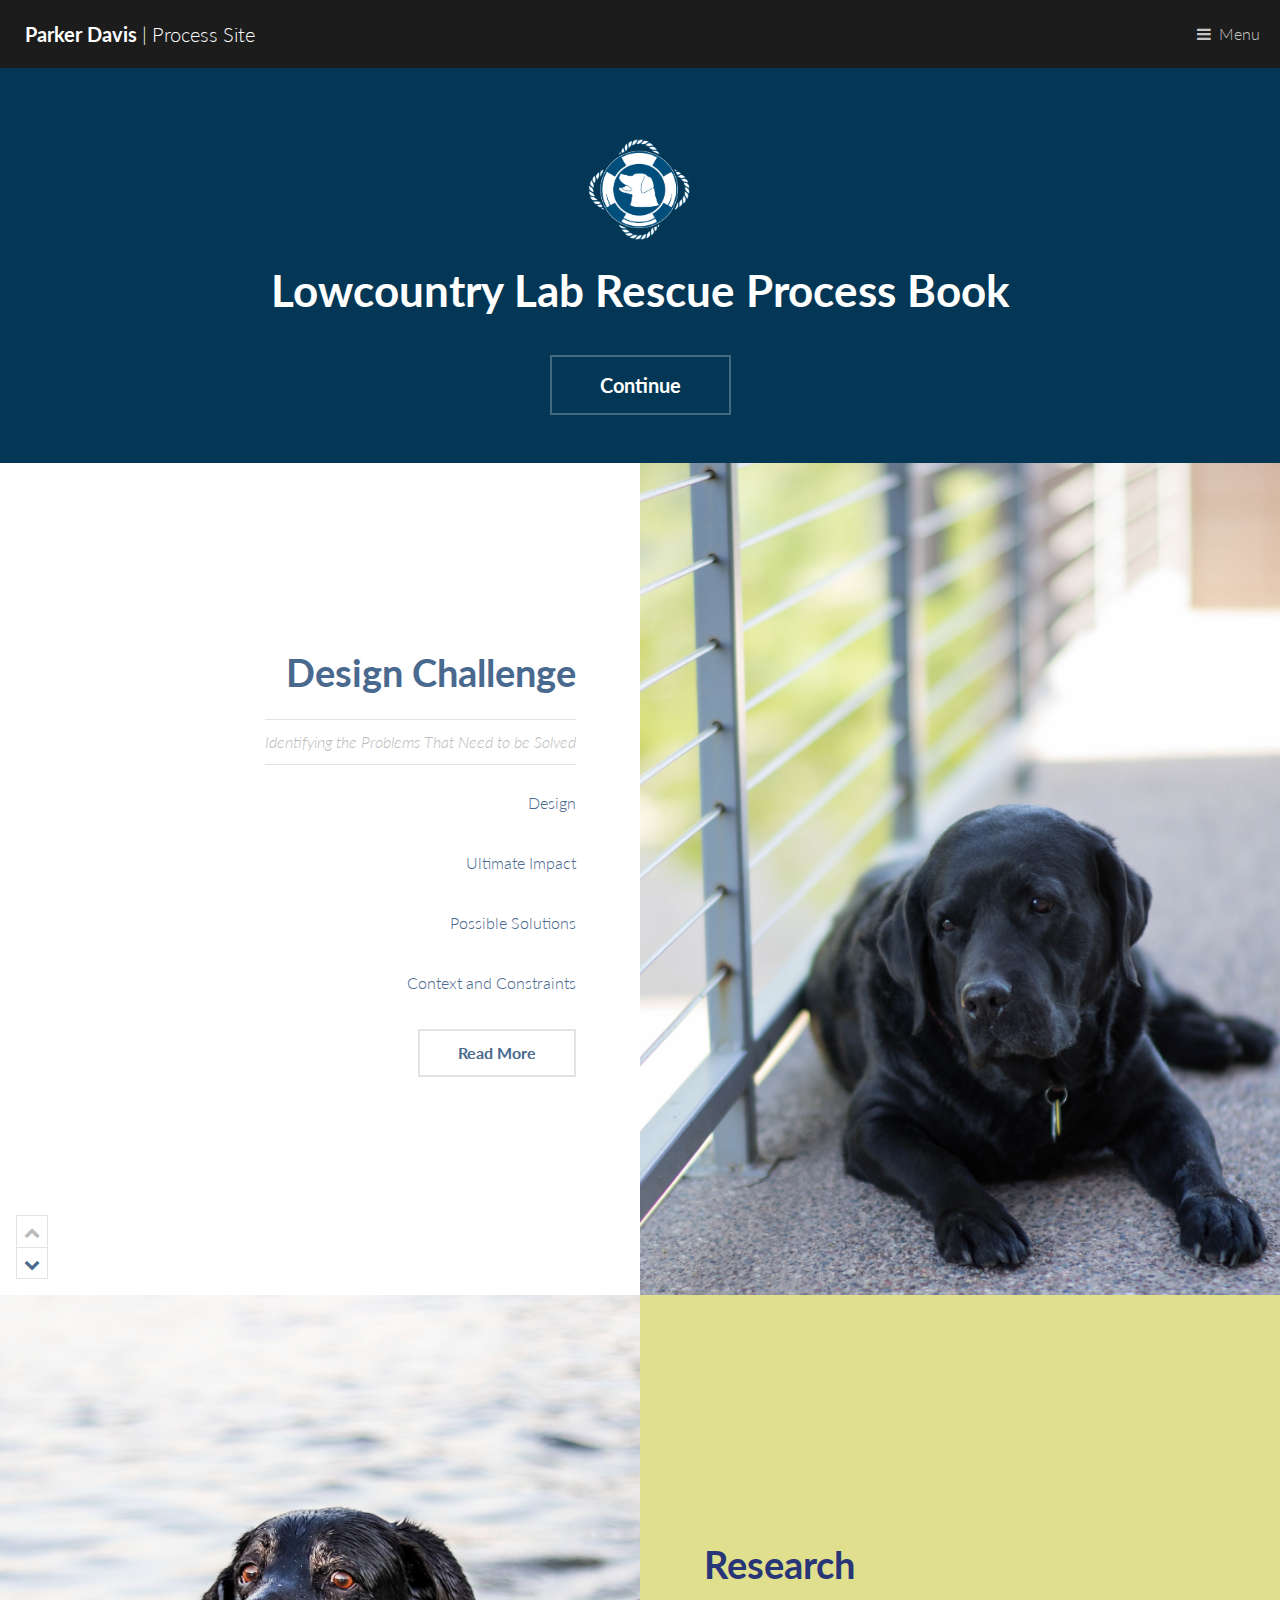
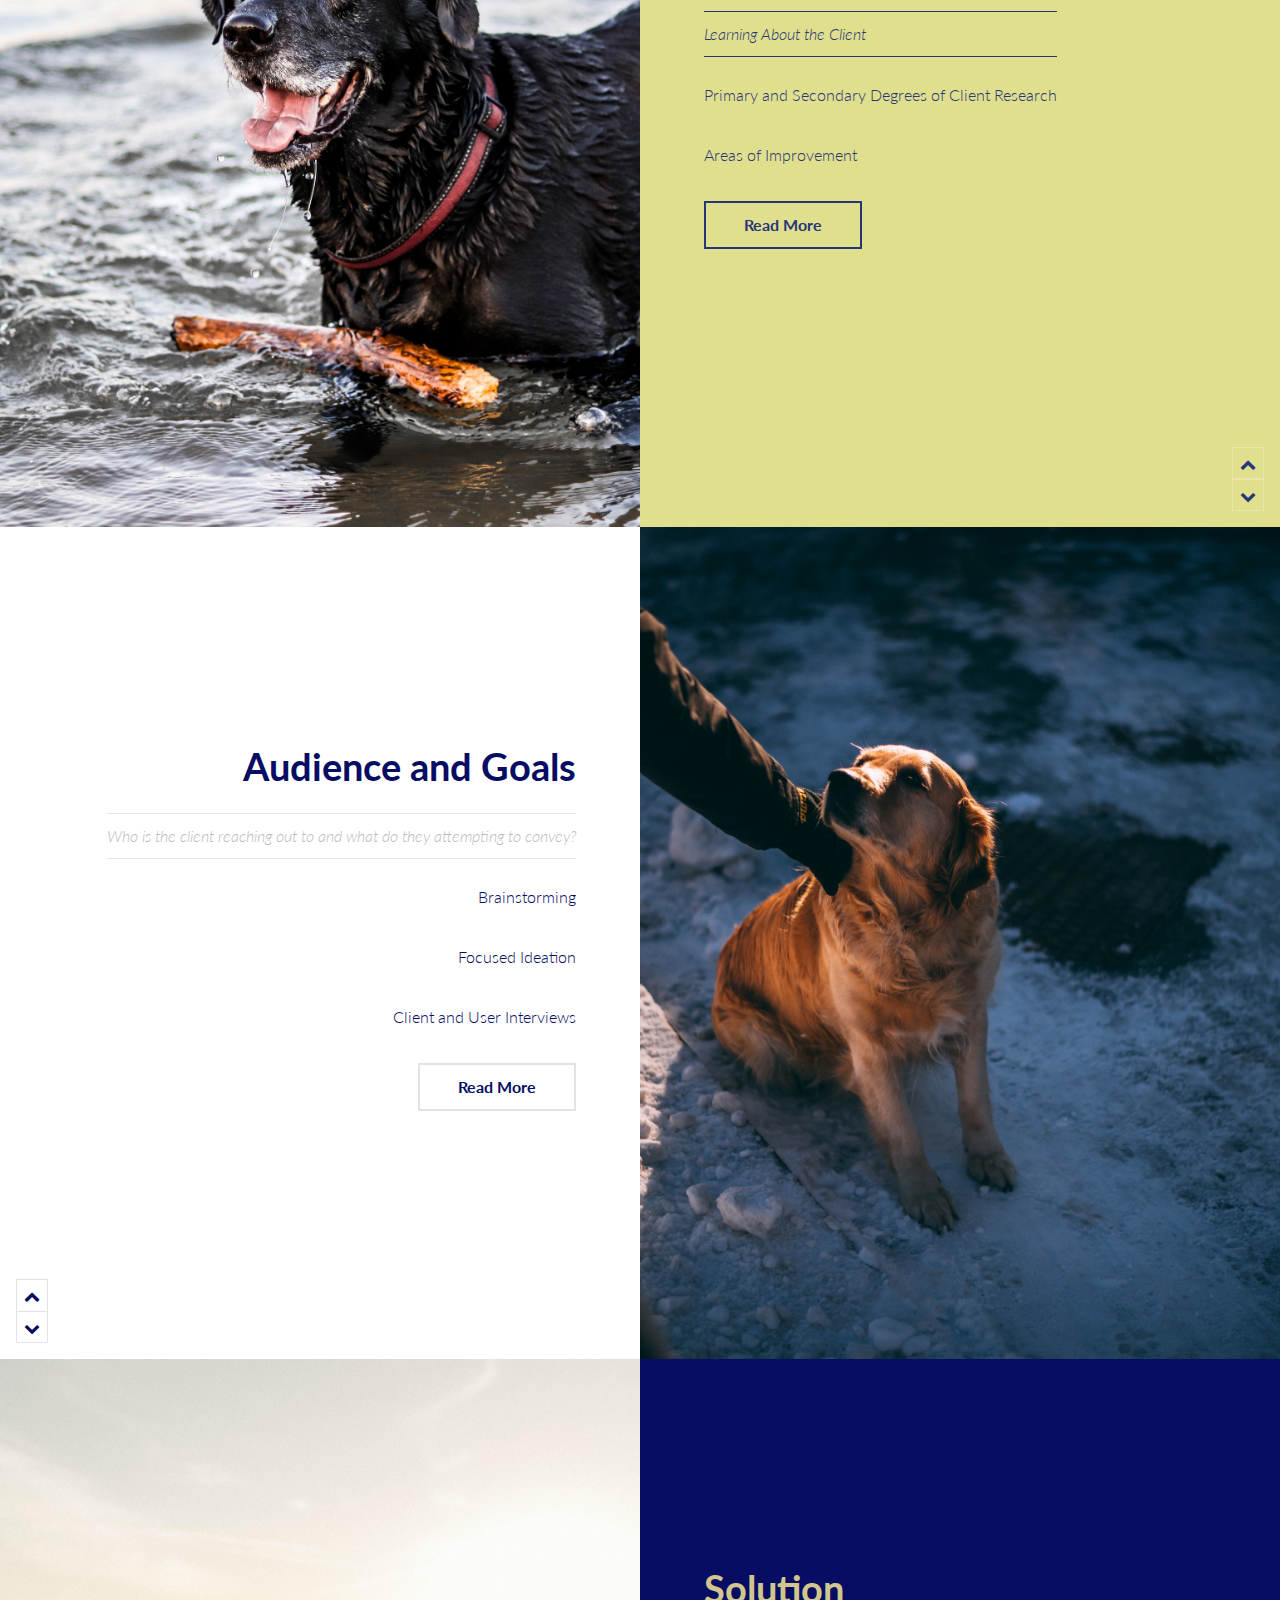
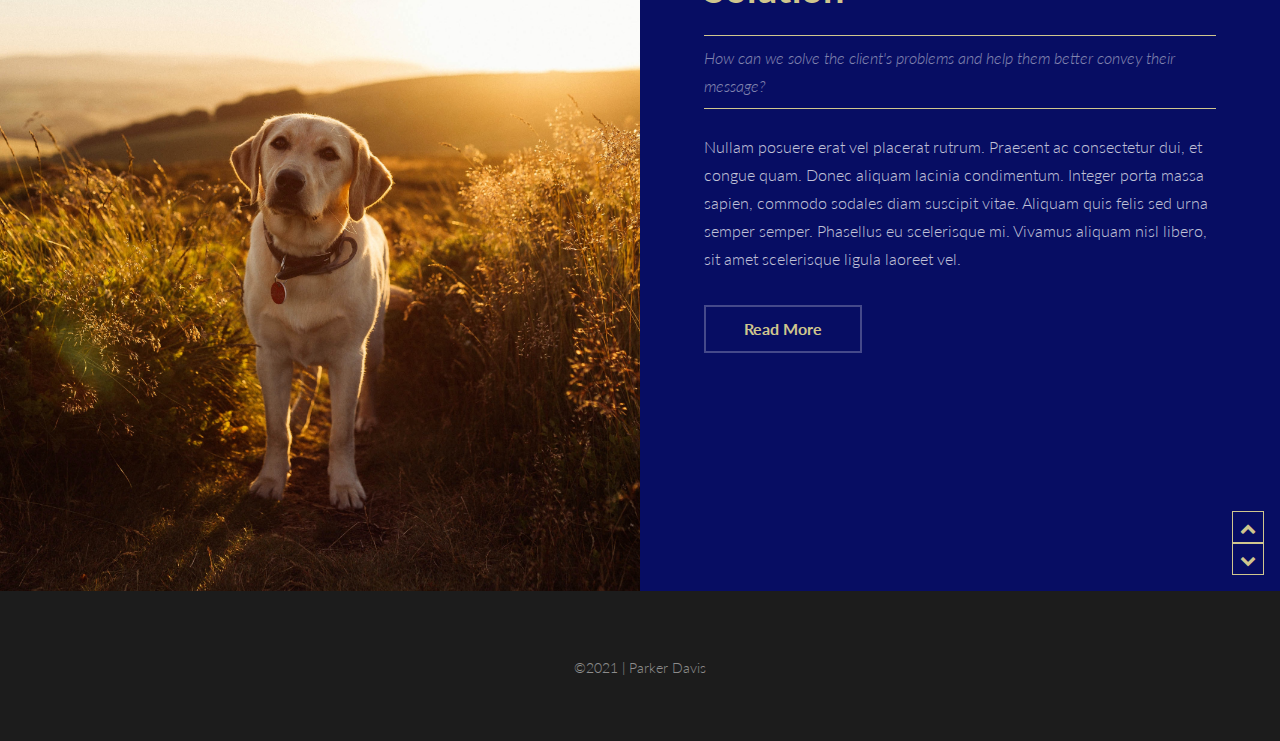
<file: index.html>
<!DOCTYPE html>
<html lang="en">
	<head>
		<title>Davis Process Site</title>
		<meta charset="utf-8" />
		<meta name="viewport" content="width=device-width, initial-scale=1" />
		<link rel="stylesheet" href="assets/css/main.css" />
		<link rel="stylesheet" href="assets/css/custom.css" />
	</head>
	<body>

		<!-- Header -->
			<header id="header">
				<a href="index.html" class="logo"><strong>Parker Davis</strong> | Process Site</a>
				<nav>
					<a href="#menu">Menu</a>
				</nav>
			</header>

		<!-- Nav -->
			<!-- Note: Have to manually update each individual nav bar on each page -->
		<nav id="menu">
			<ul class="links">
				<li><a href="index.html">Home</a></li>
				<li><a href="generic-page.html">Generic Page</a></li>
				<li><a href="elements.html">Useful Elements</a></li>
				<li><a href="design_challenge.html">Design Challenge</a></li>
				<li><a href="research.html">Research</a></li>
				<li><a href="audience_and_goals.html">Audience and Goals</a></li>
				<li><a href="solution.html">Solution</a></li>
			</ul>
		</nav>

		<!-- Banner -->
			<section id="banner">
				<div class="inner">
					<img src= "images/LLR logo-03.png" width="10%" height="auto">
					<h1>Lowcountry Lab Rescue Process Book</h1>
					<ul class="actions">
						<li><a href="#one" class="button alt scrolly big">Continue</a></li>
					</ul>
				</div>
			</section>

		<!-- One -->
			<article id="one" class="post style1">
				<div class="image">
					<img src="images/pic1.jpg" alt="" data-position="75% center" />
				</div>
				<div class="content">
					<div class="inner">
						<header>
							<h2><a href="design_challenge.html">Design Challenge</a></h2>
							<p class="info">Identifying the Problems That Need to be Solved</p>
						</header>
						<p>Design</p>
						<p>Ultimate Impact</p>
						<p>Possible Solutions</p>
						<p>Context and Constraints</p>
						<ul class="actions">
							<li><a href="design_challenge.html" class="button alt">Read More</a></li>
						</ul>
					</div>
					<div class="postnav">
						<a href="#" class="prev disabled"><span class="icon fa-chevron-up"></span></a>
						<a href="#two" class="scrolly next"><span class="icon fa-chevron-down"></span></a>
					</div>
				</div>
			</article>

		<!-- Two -->
			<article id="two" class="post invert style1 alt">
				<div class="image">
					<img src="images/pic2.jpg" alt="" data-position="50% center" />
				</div>
				<div class="content">
					<div class="inner">
						<header>
							<h2><a href="research.html">Research</a></h2>
							<p class="info">Learning About the Client</p>
						</header>
						<p>Primary and Secondary Degrees of Client Research</p>
						<p>Areas of Improvement</p>
						<ul class="actions">
							<li><a href="research.html" class="button alt">Read More</a></li>
						</ul>
					</div>
					<div class="postnav">
						<a href="#one" class="scrolly prev"><span class="icon fa-chevron-up"></span></a>
						<a href="#three" class="scrolly next"><span class="icon fa-chevron-down"></span></a>
					</div>
				</div>
			</article>

		<!-- Three -->
			<article id="three" class="post style2">
				<div class="image">
					<img src="images/pic3.jpg" alt="" data-position= "150% left" />
				</div>
				<div class="content">
					<div class="inner">
						<header>
							<h2><a href="audience_and_goals.html">Audience and Goals</a></h2>
							<p class="info">Who is the client reaching out to and what do they attempting to convey?</p>
						</header>
						<p>Brainstorming</p>
						<p>Focused Ideation</p>
						<p>Client and User Interviews</p>
						<ul class="actions">
							<li><a href="audience_and_goals.html" class="button alt">Read More</a></li>
						</ul>
					</div>
					<div class="postnav">
						<a href="#two" class="scrolly prev"><span class="icon fa-chevron-up"></span></a>
						<a href="#four" class="scrolly next"><span class="icon fa-chevron-down"></span></a>
					</div>
				</div>
			</article>

		<!-- Four -->
			<article id="four" class="post invert style2 alt">
				<div class="image">
					<img src="images/pic4.jpg" alt="" data-position="60% center" />
				</div>
				<div class="content">
					<div class="inner">
						<header>
							<h2><a href="solution.html">Solution</a></h2>
							<p class="info">How can we solve the client's problems and help them better convey their message?</p>
						</header>
						<p>Nullam posuere erat vel placerat rutrum. Praesent ac consectetur dui, et congue quam. Donec aliquam lacinia condimentum. Integer porta massa sapien, commodo sodales diam suscipit vitae. Aliquam quis felis sed urna semper semper. Phasellus eu scelerisque mi. Vivamus aliquam nisl libero, sit amet scelerisque ligula laoreet vel.</p>
						<ul class="actions">
							<li><a href="solution.html" class="button alt">Read More</a></li>
						</ul>
					</div>
					<div class="postnav">
						<a href="#three" class="scrolly prev"><span class="icon fa-chevron-up"></span></a>
						<a href="#five" class="scrolly next"><span class="icon fa-chevron-down"></span></a>
					</div>
				</div>
			</article>

		<!-- Footer -->
		<footer id="footer">
			<div class="copyright">
				&copy;2021 | Parker Davis 
			</div>
		</footer>

		<!-- Scripts -->
			<script src="assets/js/jquery.min.js"></script>
			<script src="assets/js/jquery.scrolly.min.js"></script>
			<script src="assets/js/skel.min.js"></script>
			<script src="assets/js/util.js"></script>
			<script src="assets/js/main.js"></script>

	</body>
</html>
</file>
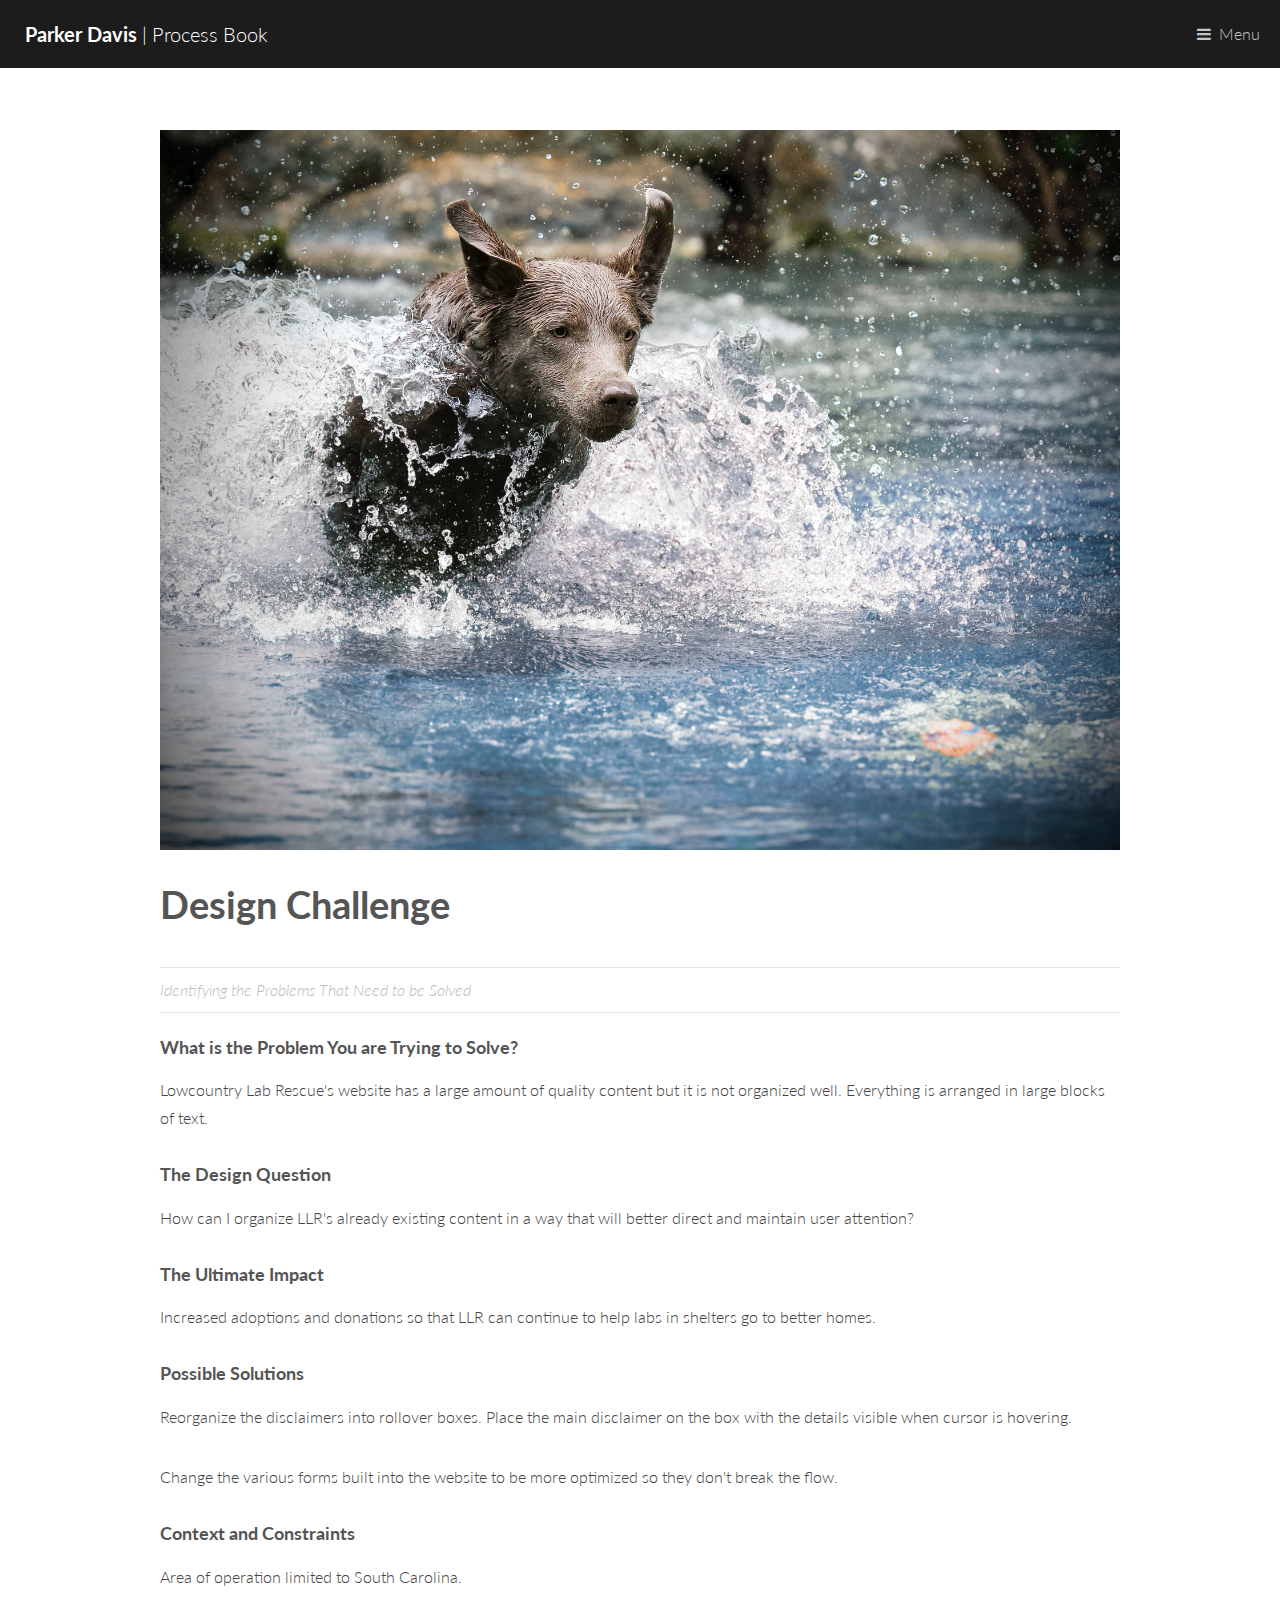
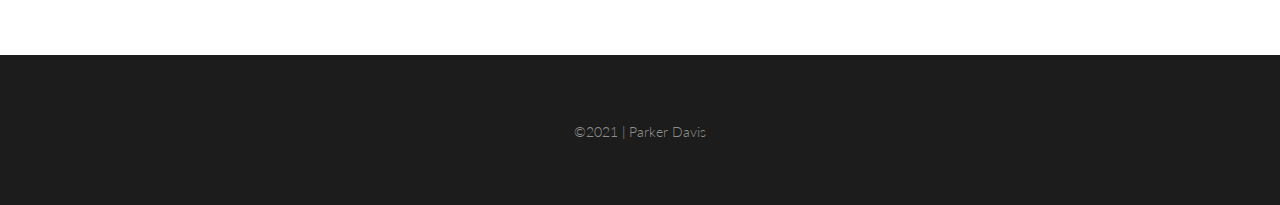
<file: design_challenge.html>
<!DOCTYPE HTML>
<html lang="en">
	<head>
		<title>Process Site Template Files</title>
		<meta charset="utf-8" />
		<meta name="viewport" content="width=device-width, initial-scale=1" />
		<link rel="stylesheet" href="assets/css/main.css" />
		<link rel="stylesheet" href="assets/css/custom.css" />
	</head>
	<body>

		<!-- Header -->
			<header id="header">
				<a href="index.html" class="logo"><strong>Parker Davis</strong> | Process Book</a>
				<nav>
					<a href="#menu">Menu</a>
				</nav>
			</header>

		<!-- Nav -->
			<nav id="menu">
				<ul class="links">
					<li><a href="index.html">Home</a></li>
					<li><a href="generic-page.html">Generic Page</a></li>
					<li><a href="elements.html">Useful Elements</a></li>
					<li><a href="design_challenge.html">Design Challenge</a></li>
					<li><a href="research.html">Research</a></li>
					<li><a href="audience_and_goals.html">Audience and Goals</a></li>
					<li><a href="solution.html">Solution</a></li>
				</ul>
			</nav>

		<!-- Main -->
			<section id="main">
				<div class="inner">
					<div class="image fit">
						<img src="images/pic8.jpg" size= "50%"/>
					</div>
					<header>
						<h1>Design Challenge</h1>
						<p class="info">Identifying the Problems That Need to be Solved</p>
					</header>
					<h4>What is the Problem You are Trying to Solve?</h4>
						<p>Lowcountry Lab Rescue's website has a large amount of quality content but it is not organized well. Everything is arranged in large blocks of text.</p>
					<h4>The Design Question</h4>
						<p>How can I organize LLR's already existing content in a way that will better direct and maintain user attention?</p>
					<h4>The Ultimate Impact</h4>
						<p>Increased adoptions and donations so that LLR can continue to help labs in shelters go to better homes.</p>
					<h4>Possible Solutions</h4>
						<p> Reorganize the disclaimers into rollover boxes. Place the main disclaimer on the box with the details visible when cursor is hovering. </p>
						<p>Change the various forms built into the website to be more optimized so they don't break the flow.</p>
					<h4>Context and Constraints</h4>
						<p>Area of operation limited to South Carolina.</p>
				</div>
			</section>

		<!-- Footer -->
			<footer id="footer">
				<div class="copyright">
					&copy;2021 | Parker Davis
				</div>
			</footer>

		<!-- Scripts -->
			<script src="assets/js/jquery.min.js"></script>
			<script src="assets/js/jquery.scrolly.min.js"></script>
			<script src="assets/js/skel.min.js"></script>
			<script src="assets/js/util.js"></script>
			<script src="assets/js/main.js"></script>

	</body>
</html>
</file>
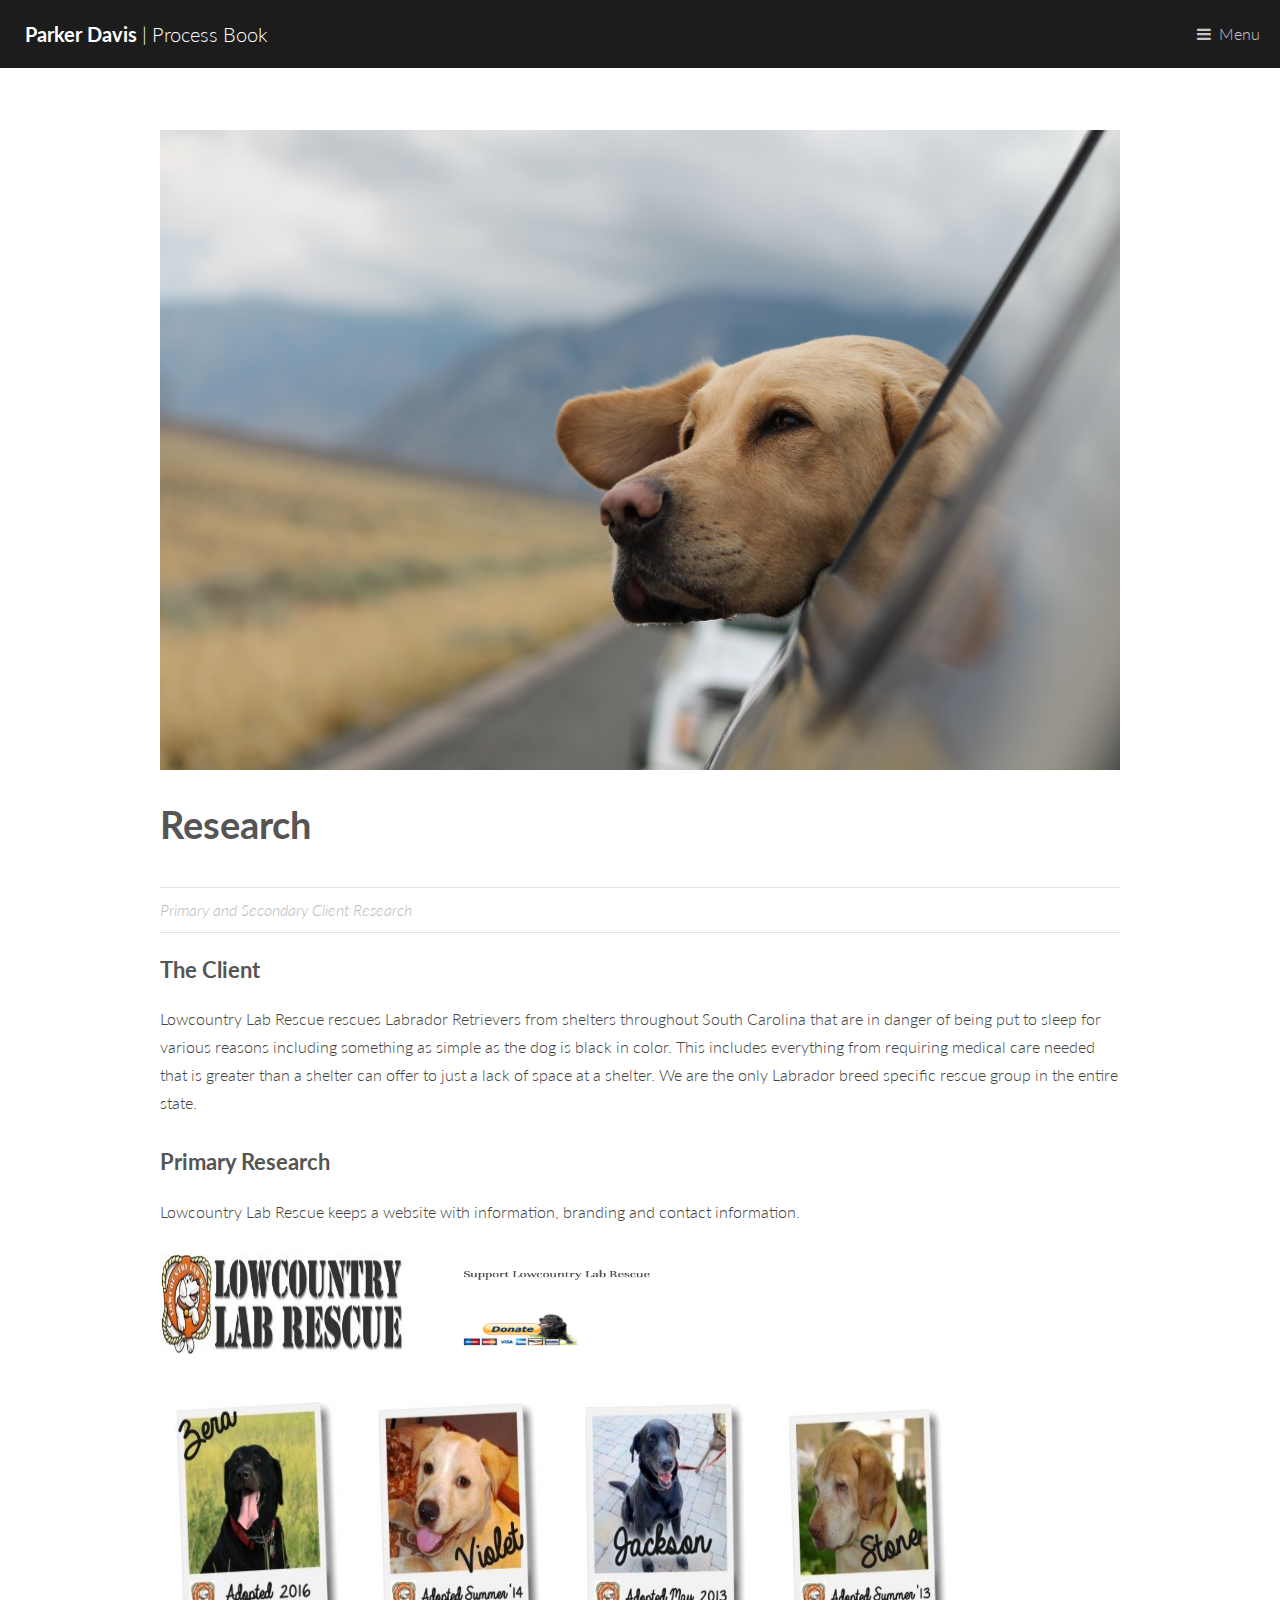
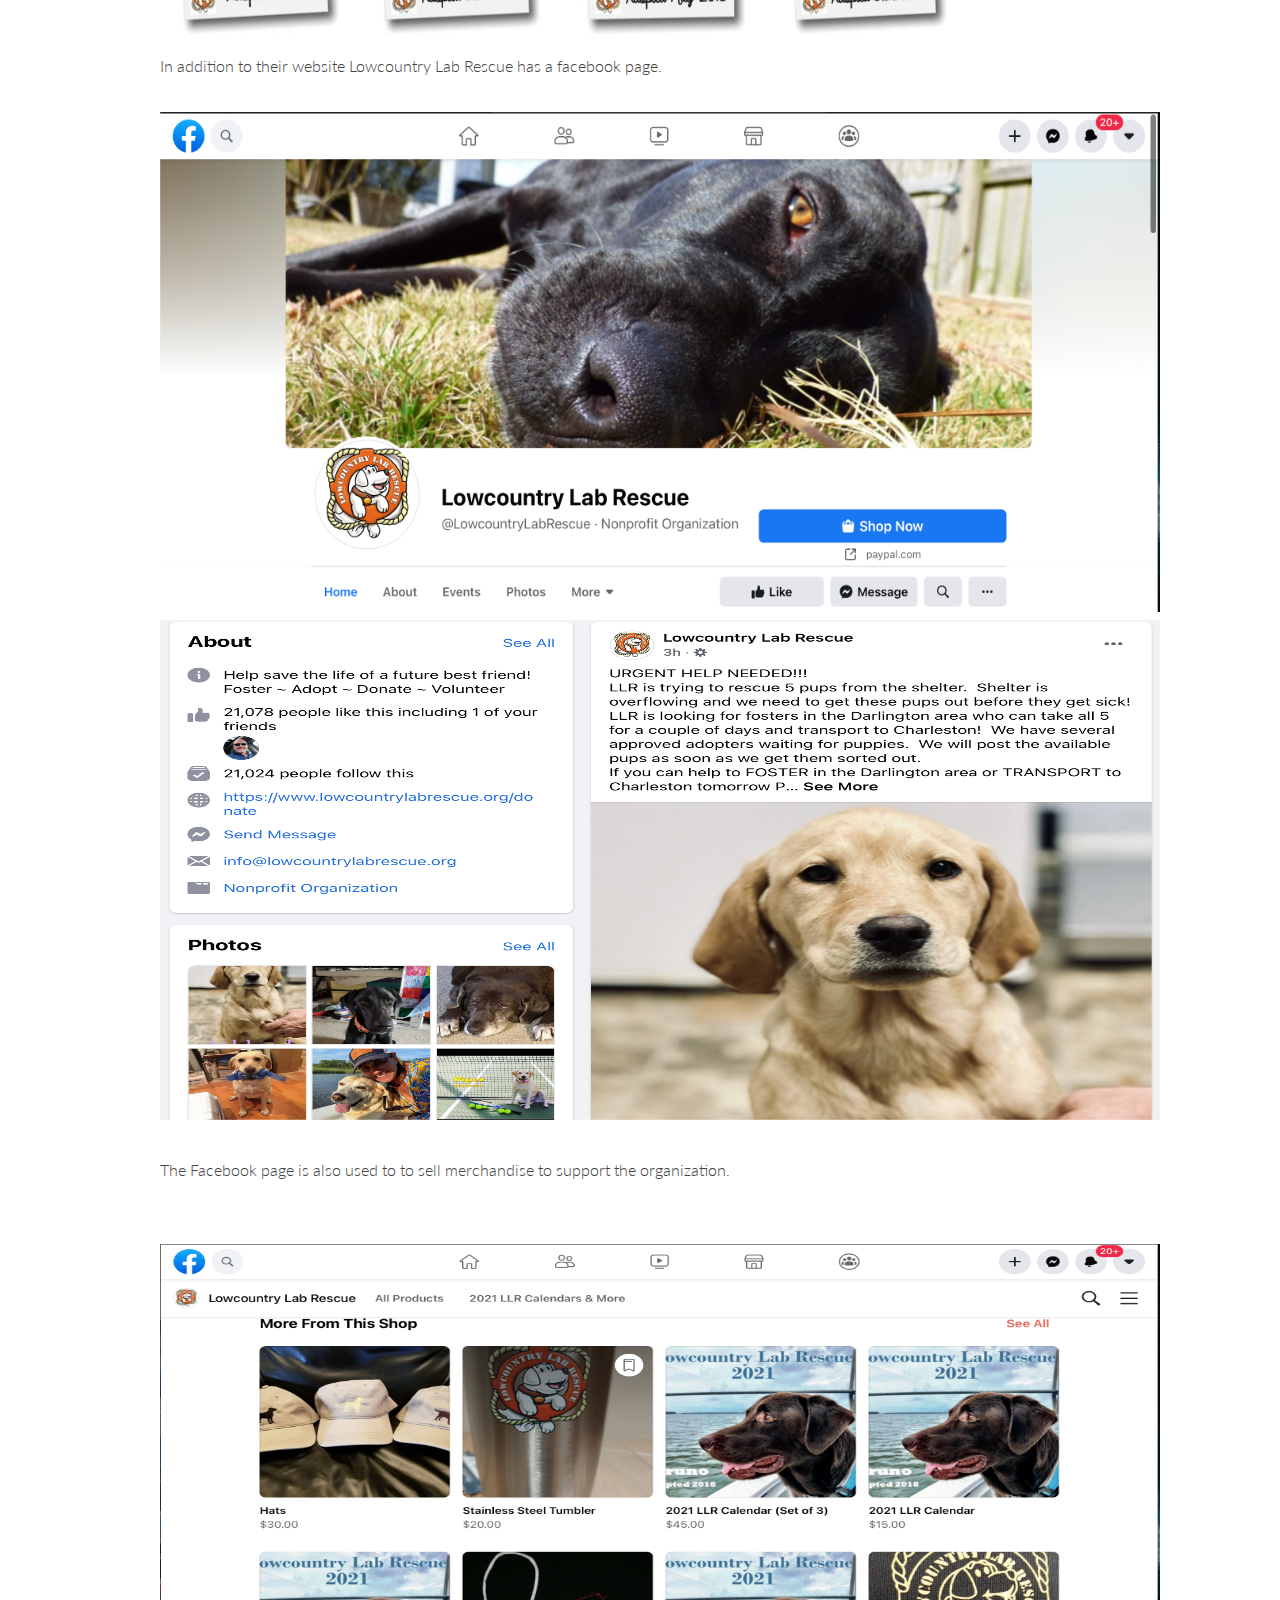
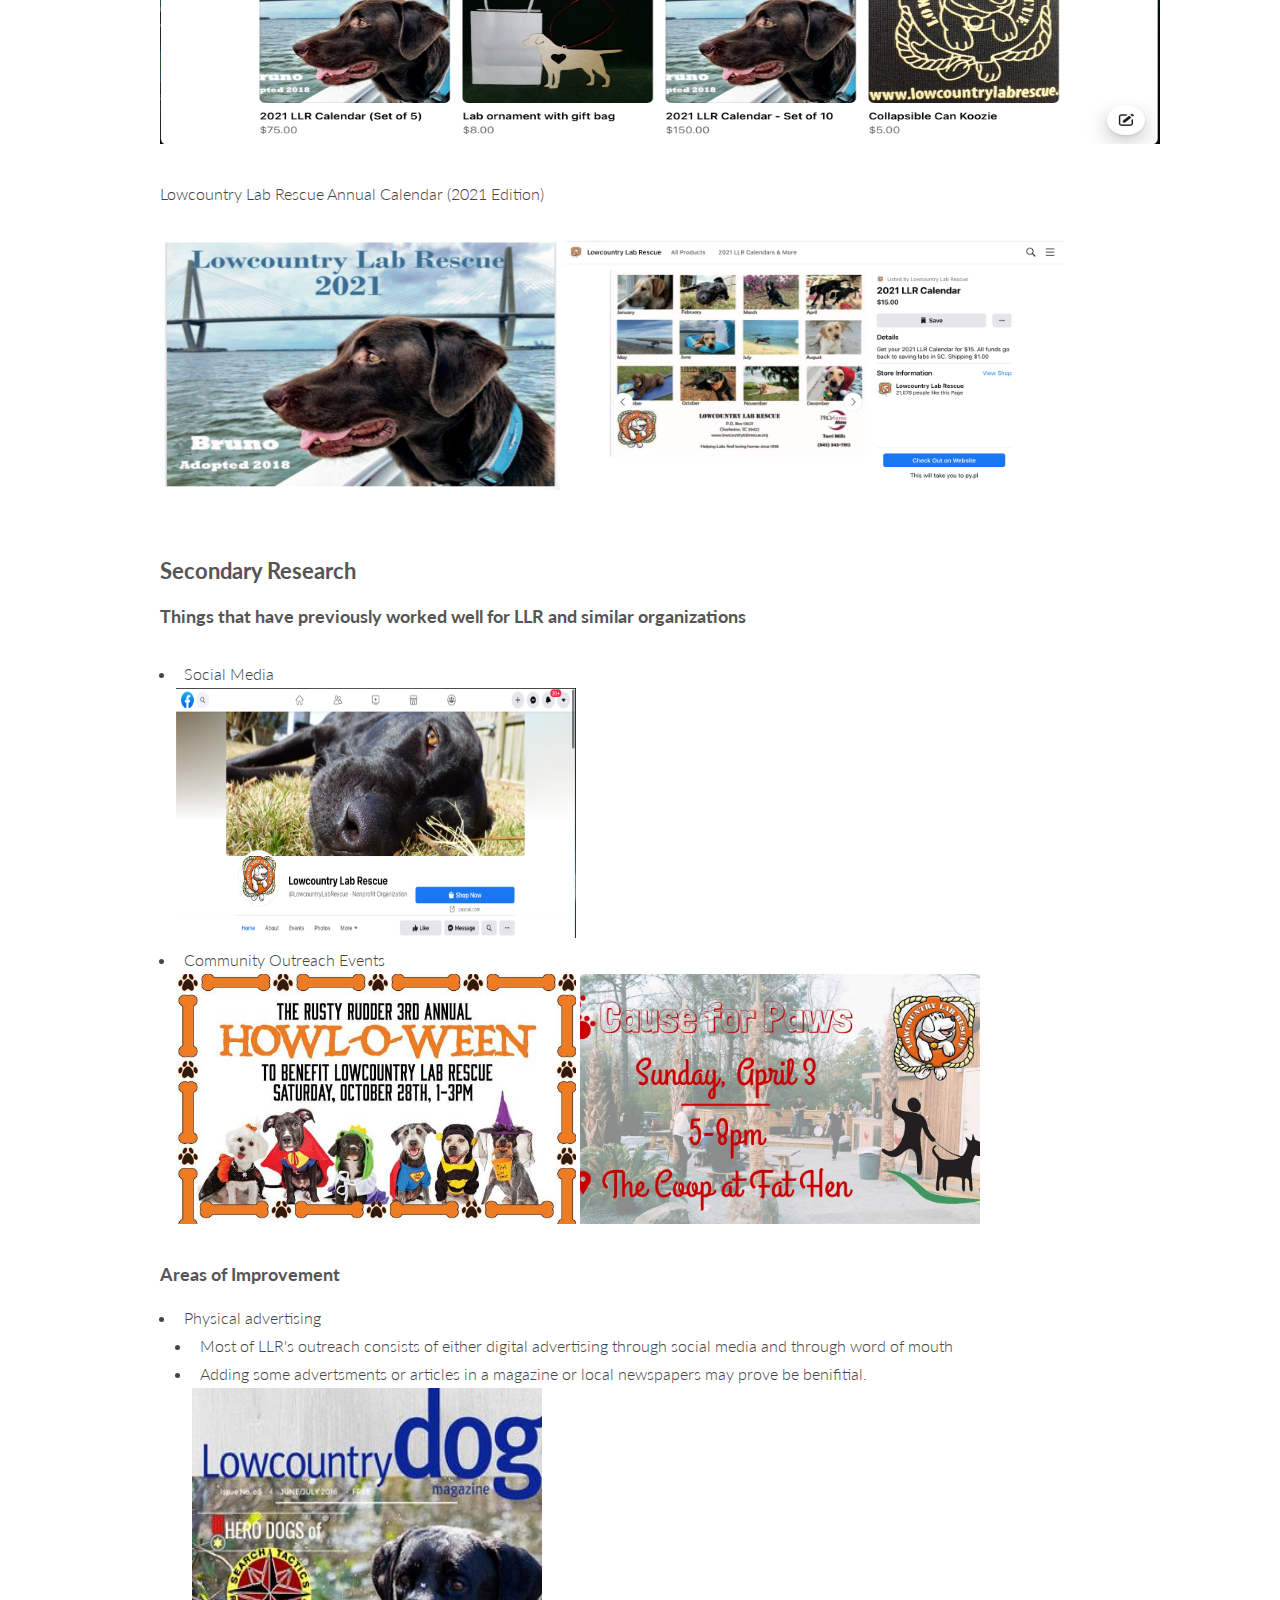
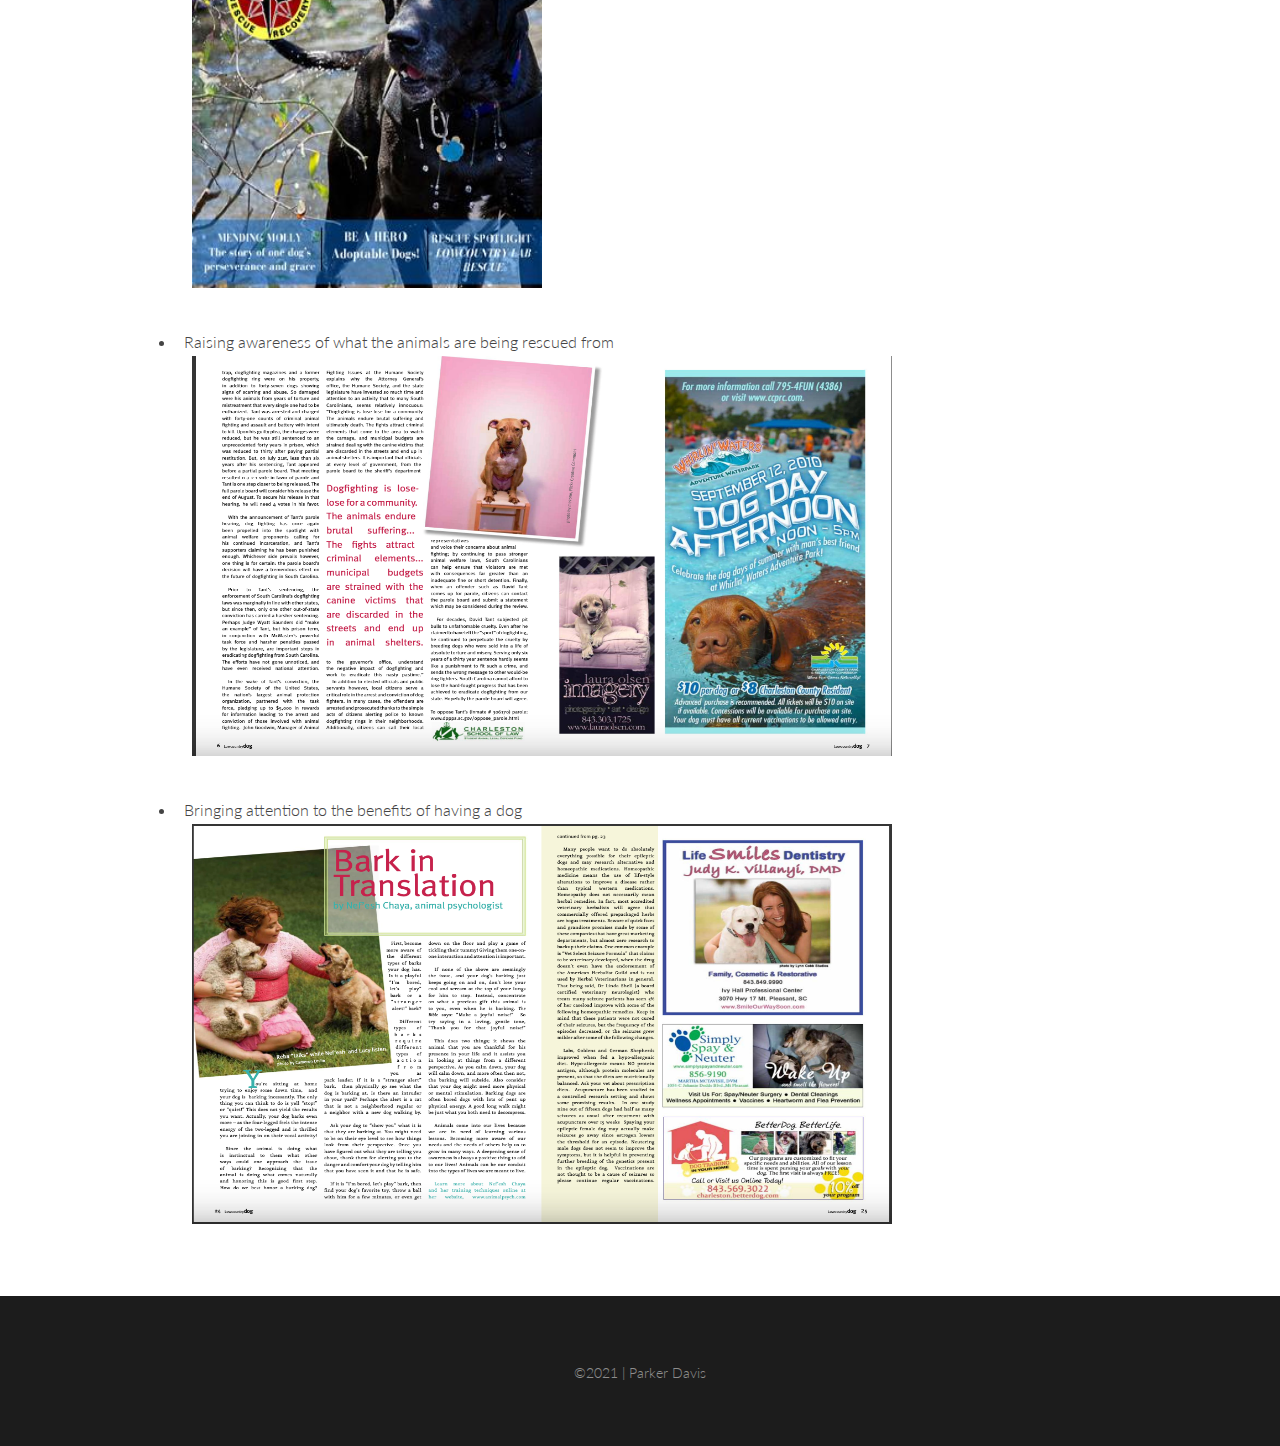
<file: research.html>
<!DOCTYPE HTML>
<html lang="en">
	<head>
		<title>Process Site Template Files</title>
		<meta charset="utf-8" />
		<meta name="viewport" content="width=device-width, initial-scale=1" />
		<link rel="stylesheet" href="assets/css/main.css" />
		<link rel="stylesheet" href="assets/css/custom.css" />
	</head>
	<body>

		<!-- Header -->
			<header id="header">
				<a href="index.html" class="logo"><strong>Parker Davis</strong> | Process Book</a>
				<nav>
					<a href="#menu">Menu</a>
				</nav>
			</header>

		<!-- Nav -->
			<nav id="menu">
				<ul class="links">
					<li><a href="index.html">Home</a></li>
					<li><a href="generic-page.html">Generic Page</a></li>
					<li><a href="elements.html">Useful Elements</a></li>
					<li><a href="design_challenge.html">Design Challenge</a></li>
					<li><a href="research.html">Research</a></li>
					<li><a href="audience_and_goals.html">Audience and Goals</a></li>
					<li><a href="solution.html">Solution</a></li>
				</ul>
			</nav>

		<!-- Main -->
			<section id="main">
				<div class="inner">
					<div class="image fit">
						<img src="images/pic7.jpg" size= "50%"/>
					</div>
					<header>
						<h1>Research </h1>
						<p class="info">Primary and Secondary Client Research</p>
					</header>
					<h3>The Client</h3>
						<p>Lowcountry Lab Rescue rescues Labrador Retrievers from shelters throughout South Carolina that are in danger of being put to sleep for various reasons including something as simple as the dog is black in color.  This includes everything from requiring medical care needed that is greater than a shelter can offer to just a lack of space at a  shelter.  We are the only Labrador breed specific rescue group in the entire state.</p>
					<h3>Primary Research</h3>
						<p>Lowcountry Lab Rescue keeps a website with information, branding and contact information.
							<br>
							<br>
							<img src="images/rectangular_logo.jpg" height="100em" width="250em"> 
							<img src="images/donation_button.png" height=100em" width="250em">
						</p>
							<img src="images/helped_dogs.png" width= "800em" height="250em"/>
						<p> In addition to their website Lowcountry Lab Rescue has a facebook page.</p>
						<img src="images/facebook.png" width= 1000em" height= "500em"/> <img src="images/facbook2.png" width= "1000em" height="500em"/>
							<br>
							<br>
						<p>The Facebook page is also used to to sell merchandise to support the organization. </p>
							<br>
						<img src="images/facebook_shop.png" width= 1000em" height= "500em"/>
							<br>
							<br>
						<p>Lowcountry Lab Rescue Annual Calendar (2021 Edition)</p>
						<p>		<img src="images/calendar_cover.png" width= "400em" height="250em"/>
								<img src="images/llr_calendar.png" width= "500em" height="250em"/>
						</p>
							<br>
					<h3>Secondary Research</h3>
					<h4>Things that have previously worked well for LLR and similar organizations</h4>	
						<p>
							<ul>
								<li>Social Media</li>
								<img src="images/facebook.png" width= "400em" height="250em">
								<li>Community Outreach Events</li>
								<img src="images/event_poster.jpg" width= "400em" height="250em">
								<img src="images/event_poster2.jpg" width= "400em" height="250em">
							</ul>
						</p>
						<p>
						<h4>Areas of Improvement</h4>
						<ul>
							<li>Physical advertising</li>
								<ul>
								<li>Most of LLR's outreach consists of either digital advertising through social media and through word of mouth</li>
								<li>Adding some advertsments or articles in a magazine or local newspapers may prove be benifitial.</li>
								<img src= "images/magazine.jpg" height= "500em" width="350em">
								</ul>
							<li>Raising awareness of what the animals are being rescued from</li>
								<ul>
									<img src= "images/article1.png" width= "700em" height="400m">
								</ul>
							<li>Bringing attention to the benefits of having a dog</li>
							<ul>
								<img src= "images/article2.png" width= "700em" height="400em">
							</ul>
						</ul>
						</p>
				</div>
			</section>

		<!-- Footer -->
			<footer id="footer">
				<div class="copyright">
					&copy;2021 | Parker Davis
				</div>
			</footer>

		<!-- Scripts -->
			<script src="assets/js/jquery.min.js"></script>
			<script src="assets/js/jquery.scrolly.min.js"></script>
			<script src="assets/js/skel.min.js"></script>
			<script src="assets/js/util.js"></script>
			<script src="assets/js/main.js"></script>

	</body>
</html>
</file>
<file: assets/css/custom.css>
/*********************************************
 Main home banner customizations
 *********************************************/


/* If you want to add a background image to the home page banner instead of using a solid color.
Just un comment the #banner rule below. */
/* #banner {
  background-image: url(../../images/pic01.jpg);
  background-size: cover;
  color: rgba(255, 255, 255, 0.75);
  text-shadow: 1px 1px 15px #333;
  text-align: center;
  cursor: default;
  padding: 10em 4em 9em 4em;
} */



/* If you want to change the banner button color. The following two css rules use a class called "redbtn".
You can call the class whatever you want, but in order for it to work, it needs to be
added to the button in the index html file as well.*/
#banner .button.redbtn {
  background-color: rgba(188, 46, 26, 1);
  box-shadow: none;
}

#banner .button.redbtn:hover {
  background-color: rgba(188, 46, 26, .8);
}



/*********************************************
 Write your css customizations below
 *********************************************/

 table, th, td {
  border: 1px solid black;
  text-align: center;
}
#table_titles {
  background-color: rgb(52, 114, 206); 
  color:white;
  text-align: center;
  font-weight: bold;
}

#user_titles {
  text-align: center;
  font-weight: bold;
}

.ag_row:after{
  content: "";
  display: table;
  clear: both;
}

.ag_columns{
  float: left;
  width: 50%;
}

.ag_image{
  border: 2px solid  rgb(52, 114, 206);
}
</file>
<file: assets/css/main.css>
@charset "UTF-8";
@import url(font-awesome.min.css);

/* If you want to change the typefaces being used. The first thing to do is change the font link below.
Then, you have to go through the css file to rename the fonts. The easist way is to find the rules in here
or by using the web inspector in the browser. Then, rewrite the css rules in the "custom.css" file. They will
take precedence the ones in this file. */
@import url("https://fonts.googleapis.com/css?family=Lato:300,700,300italic,700italic");

/* Reset */

	html, body, div, span, applet, object, iframe, h1, h2, h3, h4, h5, h6, p, blockquote, pre, a, abbr, acronym, address, big, cite, code, del, dfn, em, img, ins, kbd, q, s, samp, small, strike, strong, sub, sup, tt, var, b, u, i, center, dl, dt, dd, ol, ul, li, fieldset, form, label, legend, table, caption, tbody, tfoot, thead, tr, th, td, article, aside, canvas, details, embed, figure, figcaption, footer, header, hgroup, menu, nav, output, ruby, section, summary, time, mark, audio, video {
		margin: 0;
		padding: 0;
		border: 0;
		font-size: 100%;
		font: inherit;
		vertical-align: baseline;
	}

	article, aside, details, figcaption, figure, footer, header, hgroup, menu, nav, section {
		display: block;
	}

	body {
		line-height: 1;
	}

	ol, ul {
		list-style: none;
	}

	blockquote, q {
		quotes: none;
	}

	blockquote:before, blockquote:after, q:before, q:after {
		content: '';
		content: none;
	}

	table {
		border-collapse: collapse;
		border-spacing: 0;
	}

	body {
		-webkit-text-size-adjust: none;
	}

/* Box Model */

	*, *:before, *:after {
		-moz-box-sizing: border-box;
		-webkit-box-sizing: border-box;
		box-sizing: border-box;
	}

/* Containers */

	.container {
		margin-left: auto;
		margin-right: auto;
	}

	.container.\31 25\25 {
		width: 100%;
		max-width: 100em;
		min-width: 80em;
	}

	.container.\37 5\25 {
		width: 60em;
	}

	.container.\35 0\25 {
		width: 40em;
	}

	.container.\32 5\25 {
		width: 20em;
	}

	.container {
		width: 80em;
	}

	@media screen and (max-width: 1680px) {

		.container.\31 25\25 {
			width: 100%;
			max-width: 100em;
			min-width: 80em;
		}

		.container.\37 5\25 {
			width: 60em;
		}

		.container.\35 0\25 {
			width: 40em;
		}

		.container.\32 5\25 {
			width: 20em;
		}

		.container {
			width: 80em;
		}

	}

	@media screen and (max-width: 1280px) {

		.container.\31 25\25 {
			width: 100%;
			max-width: 81.25em;
			min-width: 65em;
		}

		.container.\37 5\25 {
			width: 48.75em;
		}

		.container.\35 0\25 {
			width: 32.5em;
		}

		.container.\32 5\25 {
			width: 16.25em;
		}

		.container {
			width: 65em;
		}

	}

	@media screen and (max-width: 980px) {

		.container.\31 25\25 {
			width: 100%;
			max-width: 112.5%;
			min-width: 90%;
		}

		.container.\37 5\25 {
			width: 67.5%;
		}

		.container.\35 0\25 {
			width: 45%;
		}

		.container.\32 5\25 {
			width: 22.5%;
		}

		.container {
			width: 90%;
		}

	}

	@media screen and (max-width: 736px) {

		.container.\31 25\25 {
			width: 100%;
			max-width: 112.5%;
			min-width: 90%;
		}

		.container.\37 5\25 {
			width: 67.5%;
		}

		.container.\35 0\25 {
			width: 45%;
		}

		.container.\32 5\25 {
			width: 22.5%;
		}

		.container {
			width: 90% !important;
		}

	}

	@media screen and (max-width: 480px) {

		.container.\31 25\25 {
			width: 100%;
			max-width: 112.5%;
			min-width: 90%;
		}

		.container.\37 5\25 {
			width: 67.5%;
		}

		.container.\35 0\25 {
			width: 45%;
		}

		.container.\32 5\25 {
			width: 22.5%;
		}

		.container {
			width: 90% !important;
		}

	}

/* Grid */

	.row {
		border-bottom: solid 1px transparent;
		-moz-box-sizing: border-box;
		-webkit-box-sizing: border-box;
		box-sizing: border-box;
	}

	.row > * {
		float: left;
		-moz-box-sizing: border-box;
		-webkit-box-sizing: border-box;
		box-sizing: border-box;
	}

	.row:after, .row:before {
		content: '';
		display: block;
		clear: both;
		height: 0;
	}

	.row.uniform > * > :first-child {
		margin-top: 0;
	}

	.row.uniform > * > :last-child {
		margin-bottom: 0;
	}

	.row.\30 \25 > * {
		padding: 0 0 0 0em;
	}

	.row.\30 \25 {
		margin: 0 0 -1px 0em;
	}

	.row.uniform.\30 \25 > * {
		padding: 0em 0 0 0em;
	}

	.row.uniform.\30 \25 {
		margin: 0em 0 -1px 0em;
	}

	.row > * {
		padding: 0 0 0 2em;
	}

	.row {
		margin: 0 0 -1px -2em;
	}

	.row.uniform > * {
		padding: 2em 0 0 2em;
	}

	.row.uniform {
		margin: -2em 0 -1px -2em;
	}

	.row.\32 00\25 > * {
		padding: 0 0 0 4em;
	}

	.row.\32 00\25 {
		margin: 0 0 -1px -4em;
	}

	.row.uniform.\32 00\25 > * {
		padding: 4em 0 0 4em;
	}

	.row.uniform.\32 00\25 {
		margin: -4em 0 -1px -4em;
	}

	.row.\31 50\25 > * {
		padding: 0 0 0 3em;
	}

	.row.\31 50\25 {
		margin: 0 0 -1px -3em;
	}

	.row.uniform.\31 50\25 > * {
		padding: 3em 0 0 3em;
	}

	.row.uniform.\31 50\25 {
		margin: -3em 0 -1px -3em;
	}

	.row.\35 0\25 > * {
		padding: 0 0 0 1em;
	}

	.row.\35 0\25 {
		margin: 0 0 -1px -1em;
	}

	.row.uniform.\35 0\25 > * {
		padding: 1em 0 0 1em;
	}

	.row.uniform.\35 0\25 {
		margin: -1em 0 -1px -1em;
	}

	.row.\32 5\25 > * {
		padding: 0 0 0 0.5em;
	}

	.row.\32 5\25 {
		margin: 0 0 -1px -0.5em;
	}

	.row.uniform.\32 5\25 > * {
		padding: 0.5em 0 0 0.5em;
	}

	.row.uniform.\32 5\25 {
		margin: -0.5em 0 -1px -0.5em;
	}

	.\31 2u, .\31 2u\24 {
		width: 100%;
		clear: none;
		margin-left: 0;
	}

	.\31 1u, .\31 1u\24 {
		width: 91.6666666667%;
		clear: none;
		margin-left: 0;
	}

	.\31 0u, .\31 0u\24 {
		width: 83.3333333333%;
		clear: none;
		margin-left: 0;
	}

	.\39 u, .\39 u\24 {
		width: 75%;
		clear: none;
		margin-left: 0;
	}

	.\38 u, .\38 u\24 {
		width: 66.6666666667%;
		clear: none;
		margin-left: 0;
	}

	.\37 u, .\37 u\24 {
		width: 58.3333333333%;
		clear: none;
		margin-left: 0;
	}

	.\36 u, .\36 u\24 {
		width: 50%;
		clear: none;
		margin-left: 0;
	}

	.\35 u, .\35 u\24 {
		width: 41.6666666667%;
		clear: none;
		margin-left: 0;
	}

	.\34 u, .\34 u\24 {
		width: 33.3333333333%;
		clear: none;
		margin-left: 0;
	}

	.\33 u, .\33 u\24 {
		width: 25%;
		clear: none;
		margin-left: 0;
	}

	.\32 u, .\32 u\24 {
		width: 16.6666666667%;
		clear: none;
		margin-left: 0;
	}

	.\31 u, .\31 u\24 {
		width: 8.3333333333%;
		clear: none;
		margin-left: 0;
	}

	.\31 2u\24 + *,
	.\31 1u\24 + *,
	.\31 0u\24 + *,
	.\39 u\24 + *,
	.\38 u\24 + *,
	.\37 u\24 + *,
	.\36 u\24 + *,
	.\35 u\24 + *,
	.\34 u\24 + *,
	.\33 u\24 + *,
	.\32 u\24 + *,
	.\31 u\24 + * {
		clear: left;
	}

	.\-11u {
		margin-left: 91.66667%;
	}

	.\-10u {
		margin-left: 83.33333%;
	}

	.\-9u {
		margin-left: 75%;
	}

	.\-8u {
		margin-left: 66.66667%;
	}

	.\-7u {
		margin-left: 58.33333%;
	}

	.\-6u {
		margin-left: 50%;
	}

	.\-5u {
		margin-left: 41.66667%;
	}

	.\-4u {
		margin-left: 33.33333%;
	}

	.\-3u {
		margin-left: 25%;
	}

	.\-2u {
		margin-left: 16.66667%;
	}

	.\-1u {
		margin-left: 8.33333%;
	}

	@media screen and (max-width: 1680px) {

		.row > * {
			padding: 0 0 0 2em;
		}

		.row {
			margin: 0 0 -1px -2em;
		}

		.row.uniform > * {
			padding: 2em 0 0 2em;
		}

		.row.uniform {
			margin: -2em 0 -1px -2em;
		}

		.row.\32 00\25 > * {
			padding: 0 0 0 4em;
		}

		.row.\32 00\25 {
			margin: 0 0 -1px -4em;
		}

		.row.uniform.\32 00\25 > * {
			padding: 4em 0 0 4em;
		}

		.row.uniform.\32 00\25 {
			margin: -4em 0 -1px -4em;
		}

		.row.\31 50\25 > * {
			padding: 0 0 0 3em;
		}

		.row.\31 50\25 {
			margin: 0 0 -1px -3em;
		}

		.row.uniform.\31 50\25 > * {
			padding: 3em 0 0 3em;
		}

		.row.uniform.\31 50\25 {
			margin: -3em 0 -1px -3em;
		}

		.row.\35 0\25 > * {
			padding: 0 0 0 1em;
		}

		.row.\35 0\25 {
			margin: 0 0 -1px -1em;
		}

		.row.uniform.\35 0\25 > * {
			padding: 1em 0 0 1em;
		}

		.row.uniform.\35 0\25 {
			margin: -1em 0 -1px -1em;
		}

		.row.\32 5\25 > * {
			padding: 0 0 0 0.5em;
		}

		.row.\32 5\25 {
			margin: 0 0 -1px -0.5em;
		}

		.row.uniform.\32 5\25 > * {
			padding: 0.5em 0 0 0.5em;
		}

		.row.uniform.\32 5\25 {
			margin: -0.5em 0 -1px -0.5em;
		}

		.\31 2u\28xlarge\29, .\31 2u\24\28xlarge\29 {
			width: 100%;
			clear: none;
			margin-left: 0;
		}

		.\31 1u\28xlarge\29, .\31 1u\24\28xlarge\29 {
			width: 91.6666666667%;
			clear: none;
			margin-left: 0;
		}

		.\31 0u\28xlarge\29, .\31 0u\24\28xlarge\29 {
			width: 83.3333333333%;
			clear: none;
			margin-left: 0;
		}

		.\39 u\28xlarge\29, .\39 u\24\28xlarge\29 {
			width: 75%;
			clear: none;
			margin-left: 0;
		}

		.\38 u\28xlarge\29, .\38 u\24\28xlarge\29 {
			width: 66.6666666667%;
			clear: none;
			margin-left: 0;
		}

		.\37 u\28xlarge\29, .\37 u\24\28xlarge\29 {
			width: 58.3333333333%;
			clear: none;
			margin-left: 0;
		}

		.\36 u\28xlarge\29, .\36 u\24\28xlarge\29 {
			width: 50%;
			clear: none;
			margin-left: 0;
		}

		.\35 u\28xlarge\29, .\35 u\24\28xlarge\29 {
			width: 41.6666666667%;
			clear: none;
			margin-left: 0;
		}

		.\34 u\28xlarge\29, .\34 u\24\28xlarge\29 {
			width: 33.3333333333%;
			clear: none;
			margin-left: 0;
		}

		.\33 u\28xlarge\29, .\33 u\24\28xlarge\29 {
			width: 25%;
			clear: none;
			margin-left: 0;
		}

		.\32 u\28xlarge\29, .\32 u\24\28xlarge\29 {
			width: 16.6666666667%;
			clear: none;
			margin-left: 0;
		}

		.\31 u\28xlarge\29, .\31 u\24\28xlarge\29 {
			width: 8.3333333333%;
			clear: none;
			margin-left: 0;
		}

		.\31 2u\24\28xlarge\29 + *,
		.\31 1u\24\28xlarge\29 + *,
		.\31 0u\24\28xlarge\29 + *,
		.\39 u\24\28xlarge\29 + *,
		.\38 u\24\28xlarge\29 + *,
		.\37 u\24\28xlarge\29 + *,
		.\36 u\24\28xlarge\29 + *,
		.\35 u\24\28xlarge\29 + *,
		.\34 u\24\28xlarge\29 + *,
		.\33 u\24\28xlarge\29 + *,
		.\32 u\24\28xlarge\29 + *,
		.\31 u\24\28xlarge\29 + * {
			clear: left;
		}

		.\-11u\28xlarge\29 {
			margin-left: 91.66667%;
		}

		.\-10u\28xlarge\29 {
			margin-left: 83.33333%;
		}

		.\-9u\28xlarge\29 {
			margin-left: 75%;
		}

		.\-8u\28xlarge\29 {
			margin-left: 66.66667%;
		}

		.\-7u\28xlarge\29 {
			margin-left: 58.33333%;
		}

		.\-6u\28xlarge\29 {
			margin-left: 50%;
		}

		.\-5u\28xlarge\29 {
			margin-left: 41.66667%;
		}

		.\-4u\28xlarge\29 {
			margin-left: 33.33333%;
		}

		.\-3u\28xlarge\29 {
			margin-left: 25%;
		}

		.\-2u\28xlarge\29 {
			margin-left: 16.66667%;
		}

		.\-1u\28xlarge\29 {
			margin-left: 8.33333%;
		}

	}

	@media screen and (max-width: 1280px) {

		.row > * {
			padding: 0 0 0 1.5em;
		}

		.row {
			margin: 0 0 -1px -1.5em;
		}

		.row.uniform > * {
			padding: 1.5em 0 0 1.5em;
		}

		.row.uniform {
			margin: -1.5em 0 -1px -1.5em;
		}

		.row.\32 00\25 > * {
			padding: 0 0 0 3em;
		}

		.row.\32 00\25 {
			margin: 0 0 -1px -3em;
		}

		.row.uniform.\32 00\25 > * {
			padding: 3em 0 0 3em;
		}

		.row.uniform.\32 00\25 {
			margin: -3em 0 -1px -3em;
		}

		.row.\31 50\25 > * {
			padding: 0 0 0 2.25em;
		}

		.row.\31 50\25 {
			margin: 0 0 -1px -2.25em;
		}

		.row.uniform.\31 50\25 > * {
			padding: 2.25em 0 0 2.25em;
		}

		.row.uniform.\31 50\25 {
			margin: -2.25em 0 -1px -2.25em;
		}

		.row.\35 0\25 > * {
			padding: 0 0 0 0.75em;
		}

		.row.\35 0\25 {
			margin: 0 0 -1px -0.75em;
		}

		.row.uniform.\35 0\25 > * {
			padding: 0.75em 0 0 0.75em;
		}

		.row.uniform.\35 0\25 {
			margin: -0.75em 0 -1px -0.75em;
		}

		.row.\32 5\25 > * {
			padding: 0 0 0 0.375em;
		}

		.row.\32 5\25 {
			margin: 0 0 -1px -0.375em;
		}

		.row.uniform.\32 5\25 > * {
			padding: 0.375em 0 0 0.375em;
		}

		.row.uniform.\32 5\25 {
			margin: -0.375em 0 -1px -0.375em;
		}

		.\31 2u\28large\29, .\31 2u\24\28large\29 {
			width: 100%;
			clear: none;
			margin-left: 0;
		}

		.\31 1u\28large\29, .\31 1u\24\28large\29 {
			width: 91.6666666667%;
			clear: none;
			margin-left: 0;
		}

		.\31 0u\28large\29, .\31 0u\24\28large\29 {
			width: 83.3333333333%;
			clear: none;
			margin-left: 0;
		}

		.\39 u\28large\29, .\39 u\24\28large\29 {
			width: 75%;
			clear: none;
			margin-left: 0;
		}

		.\38 u\28large\29, .\38 u\24\28large\29 {
			width: 66.6666666667%;
			clear: none;
			margin-left: 0;
		}

		.\37 u\28large\29, .\37 u\24\28large\29 {
			width: 58.3333333333%;
			clear: none;
			margin-left: 0;
		}

		.\36 u\28large\29, .\36 u\24\28large\29 {
			width: 50%;
			clear: none;
			margin-left: 0;
		}

		.\35 u\28large\29, .\35 u\24\28large\29 {
			width: 41.6666666667%;
			clear: none;
			margin-left: 0;
		}

		.\34 u\28large\29, .\34 u\24\28large\29 {
			width: 33.3333333333%;
			clear: none;
			margin-left: 0;
		}

		.\33 u\28large\29, .\33 u\24\28large\29 {
			width: 25%;
			clear: none;
			margin-left: 0;
		}

		.\32 u\28large\29, .\32 u\24\28large\29 {
			width: 16.6666666667%;
			clear: none;
			margin-left: 0;
		}

		.\31 u\28large\29, .\31 u\24\28large\29 {
			width: 8.3333333333%;
			clear: none;
			margin-left: 0;
		}

		.\31 2u\24\28large\29 + *,
		.\31 1u\24\28large\29 + *,
		.\31 0u\24\28large\29 + *,
		.\39 u\24\28large\29 + *,
		.\38 u\24\28large\29 + *,
		.\37 u\24\28large\29 + *,
		.\36 u\24\28large\29 + *,
		.\35 u\24\28large\29 + *,
		.\34 u\24\28large\29 + *,
		.\33 u\24\28large\29 + *,
		.\32 u\24\28large\29 + *,
		.\31 u\24\28large\29 + * {
			clear: left;
		}

		.\-11u\28large\29 {
			margin-left: 91.66667%;
		}

		.\-10u\28large\29 {
			margin-left: 83.33333%;
		}

		.\-9u\28large\29 {
			margin-left: 75%;
		}

		.\-8u\28large\29 {
			margin-left: 66.66667%;
		}

		.\-7u\28large\29 {
			margin-left: 58.33333%;
		}

		.\-6u\28large\29 {
			margin-left: 50%;
		}

		.\-5u\28large\29 {
			margin-left: 41.66667%;
		}

		.\-4u\28large\29 {
			margin-left: 33.33333%;
		}

		.\-3u\28large\29 {
			margin-left: 25%;
		}

		.\-2u\28large\29 {
			margin-left: 16.66667%;
		}

		.\-1u\28large\29 {
			margin-left: 8.33333%;
		}

	}

	@media screen and (max-width: 980px) {

		.row > * {
			padding: 0 0 0 1.5em;
		}

		.row {
			margin: 0 0 -1px -1.5em;
		}

		.row.uniform > * {
			padding: 1.5em 0 0 1.5em;
		}

		.row.uniform {
			margin: -1.5em 0 -1px -1.5em;
		}

		.row.\32 00\25 > * {
			padding: 0 0 0 3em;
		}

		.row.\32 00\25 {
			margin: 0 0 -1px -3em;
		}

		.row.uniform.\32 00\25 > * {
			padding: 3em 0 0 3em;
		}

		.row.uniform.\32 00\25 {
			margin: -3em 0 -1px -3em;
		}

		.row.\31 50\25 > * {
			padding: 0 0 0 2.25em;
		}

		.row.\31 50\25 {
			margin: 0 0 -1px -2.25em;
		}

		.row.uniform.\31 50\25 > * {
			padding: 2.25em 0 0 2.25em;
		}

		.row.uniform.\31 50\25 {
			margin: -2.25em 0 -1px -2.25em;
		}

		.row.\35 0\25 > * {
			padding: 0 0 0 0.75em;
		}

		.row.\35 0\25 {
			margin: 0 0 -1px -0.75em;
		}

		.row.uniform.\35 0\25 > * {
			padding: 0.75em 0 0 0.75em;
		}

		.row.uniform.\35 0\25 {
			margin: -0.75em 0 -1px -0.75em;
		}

		.row.\32 5\25 > * {
			padding: 0 0 0 0.375em;
		}

		.row.\32 5\25 {
			margin: 0 0 -1px -0.375em;
		}

		.row.uniform.\32 5\25 > * {
			padding: 0.375em 0 0 0.375em;
		}

		.row.uniform.\32 5\25 {
			margin: -0.375em 0 -1px -0.375em;
		}

		.\31 2u\28medium\29, .\31 2u\24\28medium\29 {
			width: 100%;
			clear: none;
			margin-left: 0;
		}

		.\31 1u\28medium\29, .\31 1u\24\28medium\29 {
			width: 91.6666666667%;
			clear: none;
			margin-left: 0;
		}

		.\31 0u\28medium\29, .\31 0u\24\28medium\29 {
			width: 83.3333333333%;
			clear: none;
			margin-left: 0;
		}

		.\39 u\28medium\29, .\39 u\24\28medium\29 {
			width: 75%;
			clear: none;
			margin-left: 0;
		}

		.\38 u\28medium\29, .\38 u\24\28medium\29 {
			width: 66.6666666667%;
			clear: none;
			margin-left: 0;
		}

		.\37 u\28medium\29, .\37 u\24\28medium\29 {
			width: 58.3333333333%;
			clear: none;
			margin-left: 0;
		}

		.\36 u\28medium\29, .\36 u\24\28medium\29 {
			width: 50%;
			clear: none;
			margin-left: 0;
		}

		.\35 u\28medium\29, .\35 u\24\28medium\29 {
			width: 41.6666666667%;
			clear: none;
			margin-left: 0;
		}

		.\34 u\28medium\29, .\34 u\24\28medium\29 {
			width: 33.3333333333%;
			clear: none;
			margin-left: 0;
		}

		.\33 u\28medium\29, .\33 u\24\28medium\29 {
			width: 25%;
			clear: none;
			margin-left: 0;
		}

		.\32 u\28medium\29, .\32 u\24\28medium\29 {
			width: 16.6666666667%;
			clear: none;
			margin-left: 0;
		}

		.\31 u\28medium\29, .\31 u\24\28medium\29 {
			width: 8.3333333333%;
			clear: none;
			margin-left: 0;
		}

		.\31 2u\24\28medium\29 + *,
		.\31 1u\24\28medium\29 + *,
		.\31 0u\24\28medium\29 + *,
		.\39 u\24\28medium\29 + *,
		.\38 u\24\28medium\29 + *,
		.\37 u\24\28medium\29 + *,
		.\36 u\24\28medium\29 + *,
		.\35 u\24\28medium\29 + *,
		.\34 u\24\28medium\29 + *,
		.\33 u\24\28medium\29 + *,
		.\32 u\24\28medium\29 + *,
		.\31 u\24\28medium\29 + * {
			clear: left;
		}

		.\-11u\28medium\29 {
			margin-left: 91.66667%;
		}

		.\-10u\28medium\29 {
			margin-left: 83.33333%;
		}

		.\-9u\28medium\29 {
			margin-left: 75%;
		}

		.\-8u\28medium\29 {
			margin-left: 66.66667%;
		}

		.\-7u\28medium\29 {
			margin-left: 58.33333%;
		}

		.\-6u\28medium\29 {
			margin-left: 50%;
		}

		.\-5u\28medium\29 {
			margin-left: 41.66667%;
		}

		.\-4u\28medium\29 {
			margin-left: 33.33333%;
		}

		.\-3u\28medium\29 {
			margin-left: 25%;
		}

		.\-2u\28medium\29 {
			margin-left: 16.66667%;
		}

		.\-1u\28medium\29 {
			margin-left: 8.33333%;
		}

	}

	@media screen and (max-width: 736px) {

		.row > * {
			padding: 0 0 0 1.25em;
		}

		.row {
			margin: 0 0 -1px -1.25em;
		}

		.row.uniform > * {
			padding: 1.25em 0 0 1.25em;
		}

		.row.uniform {
			margin: -1.25em 0 -1px -1.25em;
		}

		.row.\32 00\25 > * {
			padding: 0 0 0 2.5em;
		}

		.row.\32 00\25 {
			margin: 0 0 -1px -2.5em;
		}

		.row.uniform.\32 00\25 > * {
			padding: 2.5em 0 0 2.5em;
		}

		.row.uniform.\32 00\25 {
			margin: -2.5em 0 -1px -2.5em;
		}

		.row.\31 50\25 > * {
			padding: 0 0 0 1.875em;
		}

		.row.\31 50\25 {
			margin: 0 0 -1px -1.875em;
		}

		.row.uniform.\31 50\25 > * {
			padding: 1.875em 0 0 1.875em;
		}

		.row.uniform.\31 50\25 {
			margin: -1.875em 0 -1px -1.875em;
		}

		.row.\35 0\25 > * {
			padding: 0 0 0 0.625em;
		}

		.row.\35 0\25 {
			margin: 0 0 -1px -0.625em;
		}

		.row.uniform.\35 0\25 > * {
			padding: 0.625em 0 0 0.625em;
		}

		.row.uniform.\35 0\25 {
			margin: -0.625em 0 -1px -0.625em;
		}

		.row.\32 5\25 > * {
			padding: 0 0 0 0.3125em;
		}

		.row.\32 5\25 {
			margin: 0 0 -1px -0.3125em;
		}

		.row.uniform.\32 5\25 > * {
			padding: 0.3125em 0 0 0.3125em;
		}

		.row.uniform.\32 5\25 {
			margin: -0.3125em 0 -1px -0.3125em;
		}

		.\31 2u\28small\29, .\31 2u\24\28small\29 {
			width: 100%;
			clear: none;
			margin-left: 0;
		}

		.\31 1u\28small\29, .\31 1u\24\28small\29 {
			width: 91.6666666667%;
			clear: none;
			margin-left: 0;
		}

		.\31 0u\28small\29, .\31 0u\24\28small\29 {
			width: 83.3333333333%;
			clear: none;
			margin-left: 0;
		}

		.\39 u\28small\29, .\39 u\24\28small\29 {
			width: 75%;
			clear: none;
			margin-left: 0;
		}

		.\38 u\28small\29, .\38 u\24\28small\29 {
			width: 66.6666666667%;
			clear: none;
			margin-left: 0;
		}

		.\37 u\28small\29, .\37 u\24\28small\29 {
			width: 58.3333333333%;
			clear: none;
			margin-left: 0;
		}

		.\36 u\28small\29, .\36 u\24\28small\29 {
			width: 50%;
			clear: none;
			margin-left: 0;
		}

		.\35 u\28small\29, .\35 u\24\28small\29 {
			width: 41.6666666667%;
			clear: none;
			margin-left: 0;
		}

		.\34 u\28small\29, .\34 u\24\28small\29 {
			width: 33.3333333333%;
			clear: none;
			margin-left: 0;
		}

		.\33 u\28small\29, .\33 u\24\28small\29 {
			width: 25%;
			clear: none;
			margin-left: 0;
		}

		.\32 u\28small\29, .\32 u\24\28small\29 {
			width: 16.6666666667%;
			clear: none;
			margin-left: 0;
		}

		.\31 u\28small\29, .\31 u\24\28small\29 {
			width: 8.3333333333%;
			clear: none;
			margin-left: 0;
		}

		.\31 2u\24\28small\29 + *,
		.\31 1u\24\28small\29 + *,
		.\31 0u\24\28small\29 + *,
		.\39 u\24\28small\29 + *,
		.\38 u\24\28small\29 + *,
		.\37 u\24\28small\29 + *,
		.\36 u\24\28small\29 + *,
		.\35 u\24\28small\29 + *,
		.\34 u\24\28small\29 + *,
		.\33 u\24\28small\29 + *,
		.\32 u\24\28small\29 + *,
		.\31 u\24\28small\29 + * {
			clear: left;
		}

		.\-11u\28small\29 {
			margin-left: 91.66667%;
		}

		.\-10u\28small\29 {
			margin-left: 83.33333%;
		}

		.\-9u\28small\29 {
			margin-left: 75%;
		}

		.\-8u\28small\29 {
			margin-left: 66.66667%;
		}

		.\-7u\28small\29 {
			margin-left: 58.33333%;
		}

		.\-6u\28small\29 {
			margin-left: 50%;
		}

		.\-5u\28small\29 {
			margin-left: 41.66667%;
		}

		.\-4u\28small\29 {
			margin-left: 33.33333%;
		}

		.\-3u\28small\29 {
			margin-left: 25%;
		}

		.\-2u\28small\29 {
			margin-left: 16.66667%;
		}

		.\-1u\28small\29 {
			margin-left: 8.33333%;
		}

	}

	@media screen and (max-width: 480px) {

		.row > * {
			padding: 0 0 0 1.25em;
		}

		.row {
			margin: 0 0 -1px -1.25em;
		}

		.row.uniform > * {
			padding: 1.25em 0 0 1.25em;
		}

		.row.uniform {
			margin: -1.25em 0 -1px -1.25em;
		}

		.row.\32 00\25 > * {
			padding: 0 0 0 2.5em;
		}

		.row.\32 00\25 {
			margin: 0 0 -1px -2.5em;
		}

		.row.uniform.\32 00\25 > * {
			padding: 2.5em 0 0 2.5em;
		}

		.row.uniform.\32 00\25 {
			margin: -2.5em 0 -1px -2.5em;
		}

		.row.\31 50\25 > * {
			padding: 0 0 0 1.875em;
		}

		.row.\31 50\25 {
			margin: 0 0 -1px -1.875em;
		}

		.row.uniform.\31 50\25 > * {
			padding: 1.875em 0 0 1.875em;
		}

		.row.uniform.\31 50\25 {
			margin: -1.875em 0 -1px -1.875em;
		}

		.row.\35 0\25 > * {
			padding: 0 0 0 0.625em;
		}

		.row.\35 0\25 {
			margin: 0 0 -1px -0.625em;
		}

		.row.uniform.\35 0\25 > * {
			padding: 0.625em 0 0 0.625em;
		}

		.row.uniform.\35 0\25 {
			margin: -0.625em 0 -1px -0.625em;
		}

		.row.\32 5\25 > * {
			padding: 0 0 0 0.3125em;
		}

		.row.\32 5\25 {
			margin: 0 0 -1px -0.3125em;
		}

		.row.uniform.\32 5\25 > * {
			padding: 0.3125em 0 0 0.3125em;
		}

		.row.uniform.\32 5\25 {
			margin: -0.3125em 0 -1px -0.3125em;
		}

		.\31 2u\28xsmall\29, .\31 2u\24\28xsmall\29 {
			width: 100%;
			clear: none;
			margin-left: 0;
		}

		.\31 1u\28xsmall\29, .\31 1u\24\28xsmall\29 {
			width: 91.6666666667%;
			clear: none;
			margin-left: 0;
		}

		.\31 0u\28xsmall\29, .\31 0u\24\28xsmall\29 {
			width: 83.3333333333%;
			clear: none;
			margin-left: 0;
		}

		.\39 u\28xsmall\29, .\39 u\24\28xsmall\29 {
			width: 75%;
			clear: none;
			margin-left: 0;
		}

		.\38 u\28xsmall\29, .\38 u\24\28xsmall\29 {
			width: 66.6666666667%;
			clear: none;
			margin-left: 0;
		}

		.\37 u\28xsmall\29, .\37 u\24\28xsmall\29 {
			width: 58.3333333333%;
			clear: none;
			margin-left: 0;
		}

		.\36 u\28xsmall\29, .\36 u\24\28xsmall\29 {
			width: 50%;
			clear: none;
			margin-left: 0;
		}

		.\35 u\28xsmall\29, .\35 u\24\28xsmall\29 {
			width: 41.6666666667%;
			clear: none;
			margin-left: 0;
		}

		.\34 u\28xsmall\29, .\34 u\24\28xsmall\29 {
			width: 33.3333333333%;
			clear: none;
			margin-left: 0;
		}

		.\33 u\28xsmall\29, .\33 u\24\28xsmall\29 {
			width: 25%;
			clear: none;
			margin-left: 0;
		}

		.\32 u\28xsmall\29, .\32 u\24\28xsmall\29 {
			width: 16.6666666667%;
			clear: none;
			margin-left: 0;
		}

		.\31 u\28xsmall\29, .\31 u\24\28xsmall\29 {
			width: 8.3333333333%;
			clear: none;
			margin-left: 0;
		}

		.\31 2u\24\28xsmall\29 + *,
		.\31 1u\24\28xsmall\29 + *,
		.\31 0u\24\28xsmall\29 + *,
		.\39 u\24\28xsmall\29 + *,
		.\38 u\24\28xsmall\29 + *,
		.\37 u\24\28xsmall\29 + *,
		.\36 u\24\28xsmall\29 + *,
		.\35 u\24\28xsmall\29 + *,
		.\34 u\24\28xsmall\29 + *,
		.\33 u\24\28xsmall\29 + *,
		.\32 u\24\28xsmall\29 + *,
		.\31 u\24\28xsmall\29 + * {
			clear: left;
		}

		.\-11u\28xsmall\29 {
			margin-left: 91.66667%;
		}

		.\-10u\28xsmall\29 {
			margin-left: 83.33333%;
		}

		.\-9u\28xsmall\29 {
			margin-left: 75%;
		}

		.\-8u\28xsmall\29 {
			margin-left: 66.66667%;
		}

		.\-7u\28xsmall\29 {
			margin-left: 58.33333%;
		}

		.\-6u\28xsmall\29 {
			margin-left: 50%;
		}

		.\-5u\28xsmall\29 {
			margin-left: 41.66667%;
		}

		.\-4u\28xsmall\29 {
			margin-left: 33.33333%;
		}

		.\-3u\28xsmall\29 {
			margin-left: 25%;
		}

		.\-2u\28xsmall\29 {
			margin-left: 16.66667%;
		}

		.\-1u\28xsmall\29 {
			margin-left: 8.33333%;
		}

	}

/* Basic */

	@-ms-viewport {
		width: device-width;
	}

	body {
		-ms-overflow-style: scrollbar;
	}

	@media screen and (max-width: 480px) {

		html, body {
			min-width: 320px;
		}

	}

	body {
		background: #fff;
	}

		body.is-loading *, body.is-loading *:before, body.is-loading *:after {
			-moz-animation: none !important;
			-webkit-animation: none !important;
			-ms-animation: none !important;
			animation: none !important;
			-moz-transition: none !important;
			-webkit-transition: none !important;
			-ms-transition: none !important;
			transition: none !important;
		}

/* Type */

	body {
		background-color: #fff;
		color: #444;
	}

	body, input, select, textarea {
		font-family: "Lato", Arial, Helvetica, sans-serif;
		font-size: 16pt;
		font-weight: 300;
		line-height: 1.75;
	}

		@media screen and (max-width: 1680px) {

			body, input, select, textarea {
				font-size: 13pt;
			}

		}

		@media screen and (max-width: 1280px) {

			body, input, select, textarea {
				font-size: 12pt;
			}

		}

	a {
		text-decoration: none;
	}

		a:hover {
			text-decoration: underline;
		}

	strong, b {
		font-weight: 700;
	}

	em, i {
		font-style: italic;
	}

	p {
		margin: 0 0 2em 0;
	}

	h1, h2, h3, h4, h5, h6 {
		font-weight: 700;
		line-height: 1.25;
		margin: 0 0 1em 0;
	}

		h1 a, h2 a, h3 a, h4 a, h5 a, h6 a {
			color: inherit;
		}

	h1 {
		font-size: 2.35em;
	}

	h2 {
		font-size: 1.75em;
	}

	h3 {
		font-size: 1.35em;
	}

	h4 {
		font-size: 1.1em;
	}

	h5 {
		font-size: 0.9em;
	}

	h6 {
		font-size: 0.7em;
	}

	sub {
		font-size: 0.8em;
		position: relative;
		top: 0.5em;
	}

	sup {
		font-size: 0.8em;
		position: relative;
		top: -0.5em;
	}

	blockquote {
		border-left: solid 4px;
		font-style: italic;
		margin: 0 0 2em 0;
		padding: 0.5em 0 0.5em 2em;
	}

	code {
		border-radius: 0;
		border: solid 1px;
		font-family: "Courier New", monospace;
		font-size: 0.9em;
		margin: 0 0.25em;
		padding: 0.25em 0.65em;
	}

	pre {
		-webkit-overflow-scrolling: touch;
		font-family: "Courier New", monospace;
		font-size: 0.9em;
		margin: 0 0 2em 0;
	}

		pre code {
			display: block;
			line-height: 1.75;
			padding: 1em 1.5em;
			overflow-x: auto;
		}

	hr {
		border: 0;
		border-bottom: solid 1px;
		margin: 2em 0;
	}

		hr.major {
			margin: 3em 0;
		}

	.align-left {
		text-align: left;
	}

	.align-center {
		text-align: center;
	}

	.align-right {
		text-align: right;
	}

	input, select, textarea {
		color: #555;
	}

	a {
		color: #1abc9c;
	}

	strong, b {
		color: #555;
	}

	h1, h2, h3, h4, h5, h6 {
		color: #555;
	}

	blockquote {
		border-left-color: rgba(144, 144, 144, 0.25);
	}

	code {
		background: rgba(144, 144, 144, 0.075);
		border-color: rgba(144, 144, 144, 0.25);
	}

	hr {
		border-bottom-color: rgba(144, 144, 144, 0.25);
	}

/* Box */

	.box {
		border-radius: 0;
		border: solid 1px;
		margin-bottom: 2em;
		padding: 1.5em;
	}

		.box > :last-child,
		.box > :last-child > :last-child,
		.box > :last-child > :last-child > :last-child {
			margin-bottom: 0;
		}

		.box.alt {
			border: 0;
			border-radius: 0;
			padding: 0;
		}

	.box {
		border-color: rgba(144, 144, 144, 0.25);
	}

/* Button */

	input[type="submit"],
	input[type="reset"],
	input[type="button"],
	button,
	.button {
		-moz-appearance: none;
		-webkit-appearance: none;
		-ms-appearance: none;
		appearance: none;
		-moz-transition: background-color 0.2s ease-in-out, color 0.2s ease-in-out;
		-webkit-transition: background-color 0.2s ease-in-out, color 0.2s ease-in-out;
		-ms-transition: background-color 0.2s ease-in-out, color 0.2s ease-in-out;
		transition: background-color 0.2s ease-in-out, color 0.2s ease-in-out;
		border-radius: 0;
		border: 0;
		cursor: pointer;
		display: inline-block;
		font-weight: 700;
		height: 3em;
		line-height: 3em;
		padding: 0 2.5em;
		text-align: center;
		text-decoration: none;
		white-space: nowrap;
	}

		input[type="submit"]:hover,
		input[type="reset"]:hover,
		input[type="button"]:hover,
		button:hover,
		.button:hover {
			text-decoration: none;
		}

		input[type="submit"].icon,
		input[type="reset"].icon,
		input[type="button"].icon,
		button.icon,
		.button.icon {
			padding-left: 1.35em;
		}

			input[type="submit"].icon:before,
			input[type="reset"].icon:before,
			input[type="button"].icon:before,
			button.icon:before,
			.button.icon:before {
				margin-right: 0.5em;
			}

		input[type="submit"].fit,
		input[type="reset"].fit,
		input[type="button"].fit,
		button.fit,
		.button.fit {
			display: block;
			margin: 0 0 1em 0;
			width: 100%;
		}

		input[type="submit"].small,
		input[type="reset"].small,
		input[type="button"].small,
		button.small,
		.button.small {
			font-size: 0.8em;
		}

		input[type="submit"].big,
		input[type="reset"].big,
		input[type="button"].big,
		button.big,
		.button.big {
			font-size: 1.25em;
		}

		input[type="submit"].disabled, input[type="submit"]:disabled,
		input[type="reset"].disabled,
		input[type="reset"]:disabled,
		input[type="button"].disabled,
		input[type="button"]:disabled,
		button.disabled,
		button:disabled,
		.button.disabled,
		.button:disabled {
			-moz-pointer-events: none;
			-webkit-pointer-events: none;
			-ms-pointer-events: none;
			pointer-events: none;
			opacity: 0.25;
		}

		@media screen and (max-width: 480px) {

			input[type="submit"],
			input[type="reset"],
			input[type="button"],
			button,
			.button {
				padding: 0;
			}

		}

	input[type="submit"],
	input[type="reset"],
	input[type="button"],
	button,
	.button {
		background-color: #1abc9c;
		color: #fff !important;
	}

		input[type="submit"]:hover,
		input[type="reset"]:hover,
		input[type="button"]:hover,
		button:hover,
		.button:hover {
			background-color: #1dd2af;
		}

		input[type="submit"]:active,
		input[type="reset"]:active,
		input[type="button"]:active,
		button:active,
		.button:active {
			background-color: #17a689;
		}

		input[type="submit"].alt,
		input[type="reset"].alt,
		input[type="button"].alt,
		button.alt,
		.button.alt {
			background-color: transparent;
			box-shadow: inset 0 0 0 2px rgba(144, 144, 144, 0.25);
			color: #555 !important;
		}

			input[type="submit"].alt:hover,
			input[type="reset"].alt:hover,
			input[type="button"].alt:hover,
			button.alt:hover,
			.button.alt:hover {
				background-color: rgba(144, 144, 144, 0.075);
			}

			input[type="submit"].alt:active,
			input[type="reset"].alt:active,
			input[type="button"].alt:active,
			button.alt:active,
			.button.alt:active {
				background-color: rgba(144, 144, 144, 0.2);
			}

			input[type="submit"].alt.icon:before,
			input[type="reset"].alt.icon:before,
			input[type="button"].alt.icon:before,
			button.alt.icon:before,
			.button.alt.icon:before {
				color: #bbb;
			}

		input[type="submit"].special,
		input[type="reset"].special,
		input[type="button"].special,
		button.special,
		.button.special {
			background-color: #3498db;
			color: #fff !important;
		}

			input[type="submit"].special:hover,
			input[type="reset"].special:hover,
			input[type="button"].special:hover,
			button.special:hover,
			.button.special:hover {
				background-color: #4aa3df;
			}

			input[type="submit"].special:active,
			input[type="reset"].special:active,
			input[type="button"].special:active,
			button.special:active,
			.button.special:active {
				background-color: #258cd1;
			}

/* Form */

	form {
		margin: 0 0 2em 0;
	}

	label {
		display: block;
		font-size: 0.9em;
		font-weight: 700;
		margin: 0 0 1em 0;
	}

	input[type="text"],
	input[type="password"],
	input[type="email"],
	select,
	textarea {
		-moz-appearance: none;
		-webkit-appearance: none;
		-ms-appearance: none;
		appearance: none;
		border-radius: 0;
		border: none;
		border: solid 1px;
		color: inherit;
		display: block;
		outline: 0;
		padding: 0 1em;
		text-decoration: none;
		width: 100%;
	}

		input[type="text"]:invalid,
		input[type="password"]:invalid,
		input[type="email"]:invalid,
		select:invalid,
		textarea:invalid {
			box-shadow: none;
		}

	.select-wrapper {
		text-decoration: none;
		display: block;
		position: relative;
	}

		.select-wrapper:before {
			-moz-osx-font-smoothing: grayscale;
			-webkit-font-smoothing: antialiased;
			font-family: FontAwesome;
			font-style: normal;
			font-weight: normal;
			text-transform: none !important;
		}

		.select-wrapper:before {
			content: '\f078';
			display: block;
			height: 2.75em;
			line-height: 2.75em;
			pointer-events: none;
			position: absolute;
			right: 0;
			text-align: center;
			top: 0;
			width: 2.75em;
		}

		.select-wrapper select::-ms-expand {
			display: none;
		}

	input[type="text"],
	input[type="password"],
	input[type="email"],
	select {
		height: 2.75em;
	}

	textarea {
		padding: 0.75em 1em;
	}

	input[type="checkbox"],
	input[type="radio"] {
		-moz-appearance: none;
		-webkit-appearance: none;
		-ms-appearance: none;
		appearance: none;
		display: block;
		float: left;
		margin-right: -2em;
		opacity: 0;
		width: 1em;
		z-index: -1;
	}

		input[type="checkbox"] + label,
		input[type="radio"] + label {
			text-decoration: none;
			cursor: pointer;
			display: inline-block;
			font-size: 1em;
			font-weight: 300;
			padding-left: 2.4em;
			padding-right: 0.75em;
			position: relative;
		}

			input[type="checkbox"] + label:before,
			input[type="radio"] + label:before {
				-moz-osx-font-smoothing: grayscale;
				-webkit-font-smoothing: antialiased;
				font-family: FontAwesome;
				font-style: normal;
				font-weight: normal;
				text-transform: none !important;
			}

			input[type="checkbox"] + label:before,
			input[type="radio"] + label:before {
				border-radius: 0;
				border: solid 1px;
				content: '';
				display: inline-block;
				height: 1.65em;
				left: 0;
				line-height: 1.58125em;
				position: absolute;
				text-align: center;
				top: 0;
				width: 1.65em;
			}

		input[type="checkbox"]:checked + label:before,
		input[type="radio"]:checked + label:before {
			content: '\f00c';
		}

	input[type="checkbox"] + label:before {
		border-radius: 0;
	}

	input[type="radio"] + label:before {
		border-radius: 100%;
	}

	::-webkit-input-placeholder {
		opacity: 1.0;
	}

	:-moz-placeholder {
		opacity: 1.0;
	}

	::-moz-placeholder {
		opacity: 1.0;
	}

	:-ms-input-placeholder {
		opacity: 1.0;
	}

	.formerize-placeholder {
		opacity: 1.0;
	}

	label {
		color: #555;
	}

	input[type="text"],
	input[type="password"],
	input[type="email"],
	select,
	textarea {
		background: rgba(144, 144, 144, 0.075);
		border-color: rgba(144, 144, 144, 0.25);
	}

		input[type="text"]:focus,
		input[type="password"]:focus,
		input[type="email"]:focus,
		select:focus,
		textarea:focus {
			border-color: #fff;
			box-shadow: 0 0 0 1px #fff;
		}

	.select-wrapper:before {
		color: rgba(144, 144, 144, 0.25);
	}

	input[type="checkbox"] + label,
	input[type="radio"] + label {
		color: #444;
	}

		input[type="checkbox"] + label:before,
		input[type="radio"] + label:before {
			background: rgba(144, 144, 144, 0.075);
			border-color: rgba(144, 144, 144, 0.25);
		}

	input[type="checkbox"]:checked + label:before,
	input[type="radio"]:checked + label:before {
		background-color: #fff;
		border-color: #fff;
		color: #1abc9c;
	}

	input[type="checkbox"]:focus + label:before,
	input[type="radio"]:focus + label:before {
		border-color: #fff;
		box-shadow: 0 0 0 1px #fff;
	}

	::-webkit-input-placeholder {
		color: #bbb !important;
	}

	:-moz-placeholder {
		color: #bbb !important;
	}

	::-moz-placeholder {
		color: #bbb !important;
	}

	:-ms-input-placeholder {
		color: #bbb !important;
	}

	.formerize-placeholder {
		color: #bbb !important;
	}

/* Icon */

	.icon {
		text-decoration: none;
		border-bottom: none;
		position: relative;
		text-decoration: none !important;
	}

		.icon:before {
			-moz-osx-font-smoothing: grayscale;
			-webkit-font-smoothing: antialiased;
			font-family: FontAwesome;
			font-style: normal;
			font-weight: normal;
			text-transform: none !important;
		}

		.icon > .label {
			display: none;
		}

	.hc {
		height: 2em;
		width: 4em;
		position: absolute;
		left: 50%;
		bottom: 0;
		margin-left: -2em;
		display: block;
		border-radius: 90px 90px 0 0;
		color: #444;
		background: #fff;
	}

		.hc.up {
			border-radius: 0 0 90px 90px;
			top: 0;
			bottom: initial;
		}

		@media screen and (max-width: 980px) {

			.hc {
				display: none;
			}

		}

/* Image */

	.image {
		border: 0;
		display: inline-block;
		position: relative;
	}

		.image img {
			display: block;
		}

		.image.left, .image.right {
			max-width: 40%;
		}

			.image.left img, .image.right img {
				width: 100%;
			}

		.image.left {
			float: left;
			margin: 0 1.5em 1em 0;
			top: 0.25em;
		}

		.image.right {
			float: right;
			margin: 0 0 1em 1.5em;
			top: 0.25em;
		}

		.image.fit {
			display: block;
			margin: 0 0 2em 0;
			width: 100%;
		}

			.image.fit img {
				width: 100%;
			}

		.image.main {
			display: block;
			margin: 0 0 3em 0;
			width: 100%;
		}

			.image.main img {
				width: 100%;
			}

/* List */

	ol {
		list-style: decimal;
		margin: 0 0 2em 0;
		padding-left: 1.25em;
	}

		ol li {
			padding-left: 0.25em;
		}

	ul {
		list-style: disc;
		margin: 0 0 2em 0;
		padding-left: 1em;
	}

		ul li {
			padding-left: 0.5em;
		}

		ul.alt {
			list-style: none;
			padding-left: 0;
		}

			ul.alt li {
				border-top: solid 1px;
				padding: 0.5em 0;
			}

				ul.alt li:first-child {
					border-top: 0;
					padding-top: 0;
				}

		ul.icons {
			cursor: default;
			list-style: none;
			padding-left: 0;
		}

			ul.icons li {
				display: inline-block;
				padding: 0 1em 0 0;
			}

				ul.icons li:last-child {
					padding-right: 0;
				}

				ul.icons li .icon:before {
					font-size: 2em;
				}

		ul.actions {
			cursor: default;
			list-style: none;
			padding-left: 0;
		}

			ul.actions li {
				display: inline-block;
				padding: 0 1em 0 0;
				vertical-align: middle;
			}

				ul.actions li:last-child {
					padding-right: 0;
				}

			ul.actions.small li {
				padding: 0 0.5em 0 0;
			}

			ul.actions.vertical li {
				display: block;
				padding: 1em 0 0 0;
			}

				ul.actions.vertical li:first-child {
					padding-top: 0;
				}

				ul.actions.vertical li > * {
					margin-bottom: 0;
				}

			ul.actions.vertical.small li {
				padding: 0.5em 0 0 0;
			}

				ul.actions.vertical.small li:first-child {
					padding-top: 0;
				}

			ul.actions.fit {
				display: table;
				margin-left: -1em;
				padding: 0;
				table-layout: fixed;
				width: calc(100% + 1em);
			}

				ul.actions.fit li {
					display: table-cell;
					padding: 0 0 0 1em;
				}

					ul.actions.fit li > * {
						margin-bottom: 0;
					}

				ul.actions.fit.small {
					margin-left: -0.5em;
					width: calc(100% + 0.5em);
				}

					ul.actions.fit.small li {
						padding: 0 0 0 0.5em;
					}

			@media screen and (max-width: 480px) {

				ul.actions {
					margin: 0 0 2em 0;
				}

					ul.actions li {
						padding: 1em 0 0 0;
						display: block;
						text-align: center;
						width: 100%;
					}

						ul.actions li:first-child {
							padding-top: 0;
						}

						ul.actions li > * {
							width: 100%;
							margin: 0 !important;
						}

							ul.actions li > *.icon:before {
								margin-left: -2em;
							}

					ul.actions.small li {
						padding: 0.5em 0 0 0;
					}

						ul.actions.small li:first-child {
							padding-top: 0;
						}

			}

	dl {
		margin: 0 0 2em 0;
	}

		dl dt {
			display: block;
			font-weight: 700;
			margin: 0 0 1em 0;
		}

		dl dd {
			margin-left: 2em;
		}

	ul.alt li {
		border-top-color: rgba(144, 144, 144, 0.25);
	}

/* Section/Article */

	section.special, article.special {
		text-align: center;
	}

	header p {
		position: relative;
		margin: 0 0 1.5em 0;
	}

	header h2 + p {
		font-size: 1.25em;
		margin-top: -1em;
	}

	header h3 + p {
		font-size: 1.1em;
		margin-top: -0.8em;
	}

	header h4 + p,
	header h5 + p,
	header h6 + p {
		font-size: 0.9em;
		margin-top: -0.6em;
	}

	header p {
		color: #bbb;
	}

/* Table */

	.table-wrapper {
		-webkit-overflow-scrolling: touch;
		overflow-x: auto;
	}

	table {
		margin: 0 0 2em 0;
		width: 100%;
	}

		table tbody tr {
			border: solid 1px;
			border-left: 0;
			border-right: 0;
		}

		table td {
			padding: 0.75em 0.75em;
		}

		table th {
			font-size: 0.9em;
			font-weight: 700;
			padding: 0 0.75em 0.75em 0.75em;
			text-align: left;
		}

		table thead {
			border-bottom: solid 2px;
		}

		table tfoot {
			border-top: solid 2px;
		}

		table.alt {
			border-collapse: separate;
		}

			table.alt tbody tr td {
				border: solid 1px;
				border-left-width: 0;
				border-top-width: 0;
			}

				table.alt tbody tr td:first-child {
					border-left-width: 1px;
				}

			table.alt tbody tr:first-child td {
				border-top-width: 1px;
			}

			table.alt thead {
				border-bottom: 0;
			}

			table.alt tfoot {
				border-top: 0;
			}

	table tbody tr {
		border-color: rgba(144, 144, 144, 0.25);
	}

		table tbody tr:nth-child(2n + 1) {
			background-color: rgba(144, 144, 144, 0.075);
		}

	table th {
		color: #555;
	}

	table thead {
		border-bottom-color: rgba(144, 144, 144, 0.25);
	}

	table tfoot {
		border-top-color: rgba(144, 144, 144, 0.25);
	}

	table.alt tbody tr td {
		border-color: rgba(144, 144, 144, 0.25);
	}

/* Wrapper */

	.wrapper {
		position: relative;
	}

		.wrapper > .inner {
			margin: 0 auto;
			width: 60em;
		}

		.wrapper.style1 {
			background-color: #fff;
			color: #444;
		}

			.wrapper.style1 input, .wrapper.style1 select, .wrapper.style1 textarea {
				color: #1abc9c;
			}

			.wrapper.style1 a {
				color: #1abc9c;
			}

			.wrapper.style1 strong, .wrapper.style1 b {
				color: #1abc9c;
			}

			.wrapper.style1 h1, .wrapper.style1 h2, .wrapper.style1 h3, .wrapper.style1 h4, .wrapper.style1 h5, .wrapper.style1 h6 {
				color: #1abc9c;
			}

			.wrapper.style1 blockquote {
				border-left-color: rgba(144, 144, 144, 0.25);
			}

			.wrapper.style1 code {
				background: rgba(144, 144, 144, 0.075);
				border-color: rgba(144, 144, 144, 0.25);
			}

			.wrapper.style1 hr {
				border-bottom-color: rgba(144, 144, 144, 0.25);
			}

			.wrapper.style1 .box {
				border-color: rgba(144, 144, 144, 0.25);
			}

			.wrapper.style1 input[type="submit"],
			.wrapper.style1 input[type="reset"],
			.wrapper.style1 input[type="button"],
			.wrapper.style1 button,
			.wrapper.style1 .button {
				background-color: #1abc9c;
				color: #fff !important;
			}

				.wrapper.style1 input[type="submit"]:hover,
				.wrapper.style1 input[type="reset"]:hover,
				.wrapper.style1 input[type="button"]:hover,
				.wrapper.style1 button:hover,
				.wrapper.style1 .button:hover {
					background-color: #1dd2af;
				}

				.wrapper.style1 input[type="submit"]:active,
				.wrapper.style1 input[type="reset"]:active,
				.wrapper.style1 input[type="button"]:active,
				.wrapper.style1 button:active,
				.wrapper.style1 .button:active {
					background-color: #17a689;
				}

				.wrapper.style1 input[type="submit"].alt,
				.wrapper.style1 input[type="reset"].alt,
				.wrapper.style1 input[type="button"].alt,
				.wrapper.style1 button.alt,
				.wrapper.style1 .button.alt {
					background-color: transparent;
					box-shadow: inset 0 0 0 2px rgba(144, 144, 144, 0.25);
					color: #1abc9c !important;
				}

					.wrapper.style1 input[type="submit"].alt:hover,
					.wrapper.style1 input[type="reset"].alt:hover,
					.wrapper.style1 input[type="button"].alt:hover,
					.wrapper.style1 button.alt:hover,
					.wrapper.style1 .button.alt:hover {
						background-color: rgba(144, 144, 144, 0.075);
					}

					.wrapper.style1 input[type="submit"].alt:active,
					.wrapper.style1 input[type="reset"].alt:active,
					.wrapper.style1 input[type="button"].alt:active,
					.wrapper.style1 button.alt:active,
					.wrapper.style1 .button.alt:active {
						background-color: rgba(144, 144, 144, 0.2);
					}

					.wrapper.style1 input[type="submit"].alt.icon:before,
					.wrapper.style1 input[type="reset"].alt.icon:before,
					.wrapper.style1 input[type="button"].alt.icon:before,
					.wrapper.style1 button.alt.icon:before,
					.wrapper.style1 .button.alt.icon:before {
						color: #bbb;
					}

				.wrapper.style1 input[type="submit"].special,
				.wrapper.style1 input[type="reset"].special,
				.wrapper.style1 input[type="button"].special,
				.wrapper.style1 button.special,
				.wrapper.style1 .button.special {
					background-color: #1abc9c;
					color: #fff !important;
				}

			.wrapper.style1 label {
				color: #1abc9c;
			}

			.wrapper.style1 input[type="text"],
			.wrapper.style1 input[type="password"],
			.wrapper.style1 input[type="email"],
			.wrapper.style1 select,
			.wrapper.style1 textarea {
				background: rgba(144, 144, 144, 0.075);
				border-color: rgba(144, 144, 144, 0.25);
			}

				.wrapper.style1 input[type="text"]:focus,
				.wrapper.style1 input[type="password"]:focus,
				.wrapper.style1 input[type="email"]:focus,
				.wrapper.style1 select:focus,
				.wrapper.style1 textarea:focus {
					border-color: #1abc9c;
					box-shadow: 0 0 0 1px #1abc9c;
				}

			.wrapper.style1 .select-wrapper:before {
				color: rgba(144, 144, 144, 0.25);
			}

			.wrapper.style1 input[type="checkbox"] + label,
			.wrapper.style1 input[type="radio"] + label {
				color: #444;
			}

				.wrapper.style1 input[type="checkbox"] + label:before,
				.wrapper.style1 input[type="radio"] + label:before {
					background: rgba(144, 144, 144, 0.075);
					border-color: rgba(144, 144, 144, 0.25);
				}

			.wrapper.style1 input[type="checkbox"]:checked + label:before,
			.wrapper.style1 input[type="radio"]:checked + label:before {
				background-color: #1abc9c;
				border-color: #1abc9c;
				color: #fff;
			}

			.wrapper.style1 input[type="checkbox"]:focus + label:before,
			.wrapper.style1 input[type="radio"]:focus + label:before {
				border-color: #1abc9c;
				box-shadow: 0 0 0 1px #1abc9c;
			}

			.wrapper.style1 ::-webkit-input-placeholder {
				color: #bbb !important;
			}

			.wrapper.style1 :-moz-placeholder {
				color: #bbb !important;
			}

			.wrapper.style1 ::-moz-placeholder {
				color: #bbb !important;
			}

			.wrapper.style1 :-ms-input-placeholder {
				color: #bbb !important;
			}

			.wrapper.style1 .formerize-placeholder {
				color: #bbb !important;
			}

			.wrapper.style1 ul.alt li {
				border-top-color: rgba(144, 144, 144, 0.25);
			}

			.wrapper.style1 header p {
				color: #bbb;
			}

			.wrapper.style1 table tbody tr {
				border-color: rgba(144, 144, 144, 0.25);
			}

				.wrapper.style1 table tbody tr:nth-child(2n + 1) {
					background-color: rgba(144, 144, 144, 0.075);
				}

			.wrapper.style1 table th {
				color: #1abc9c;
			}

			.wrapper.style1 table thead {
				border-bottom-color: rgba(144, 144, 144, 0.25);
			}

			.wrapper.style1 table tfoot {
				border-top-color: rgba(144, 144, 144, 0.25);
			}

			.wrapper.style1 table.alt tbody tr td {
				border-color: rgba(144, 144, 144, 0.25);
			}

		.wrapper.style2 {
			background-color: #fff;
			color: #444;
		}

			.wrapper.style2 input, .wrapper.style2 select, .wrapper.style2 textarea {
				color: #3498db;
			}

			.wrapper.style2 a {
				color: #3498db;
			}

			.wrapper.style2 strong, .wrapper.style2 b {
				color: #3498db;
			}

			.wrapper.style2 h1, .wrapper.style2 h2, .wrapper.style2 h3, .wrapper.style2 h4, .wrapper.style2 h5, .wrapper.style2 h6 {
				color: #3498db;
			}

			.wrapper.style2 blockquote {
				border-left-color: rgba(144, 144, 144, 0.25);
			}

			.wrapper.style2 code {
				background: rgba(144, 144, 144, 0.075);
				border-color: rgba(144, 144, 144, 0.25);
			}

			.wrapper.style2 hr {
				border-bottom-color: rgba(144, 144, 144, 0.25);
			}

			.wrapper.style2 .box {
				border-color: rgba(144, 144, 144, 0.25);
			}

			.wrapper.style2 input[type="submit"],
			.wrapper.style2 input[type="reset"],
			.wrapper.style2 input[type="button"],
			.wrapper.style2 button,
			.wrapper.style2 .button {
				background-color: #1abc9c;
				color: #fff !important;
			}

				.wrapper.style2 input[type="submit"]:hover,
				.wrapper.style2 input[type="reset"]:hover,
				.wrapper.style2 input[type="button"]:hover,
				.wrapper.style2 button:hover,
				.wrapper.style2 .button:hover {
					background-color: #1dd2af;
				}

				.wrapper.style2 input[type="submit"]:active,
				.wrapper.style2 input[type="reset"]:active,
				.wrapper.style2 input[type="button"]:active,
				.wrapper.style2 button:active,
				.wrapper.style2 .button:active {
					background-color: #17a689;
				}

				.wrapper.style2 input[type="submit"].alt,
				.wrapper.style2 input[type="reset"].alt,
				.wrapper.style2 input[type="button"].alt,
				.wrapper.style2 button.alt,
				.wrapper.style2 .button.alt {
					background-color: transparent;
					box-shadow: inset 0 0 0 2px rgba(144, 144, 144, 0.25);
					color: #3498db !important;
				}

					.wrapper.style2 input[type="submit"].alt:hover,
					.wrapper.style2 input[type="reset"].alt:hover,
					.wrapper.style2 input[type="button"].alt:hover,
					.wrapper.style2 button.alt:hover,
					.wrapper.style2 .button.alt:hover {
						background-color: rgba(144, 144, 144, 0.075);
					}

					.wrapper.style2 input[type="submit"].alt:active,
					.wrapper.style2 input[type="reset"].alt:active,
					.wrapper.style2 input[type="button"].alt:active,
					.wrapper.style2 button.alt:active,
					.wrapper.style2 .button.alt:active {
						background-color: rgba(144, 144, 144, 0.2);
					}

					.wrapper.style2 input[type="submit"].alt.icon:before,
					.wrapper.style2 input[type="reset"].alt.icon:before,
					.wrapper.style2 input[type="button"].alt.icon:before,
					.wrapper.style2 button.alt.icon:before,
					.wrapper.style2 .button.alt.icon:before {
						color: #bbb;
					}

				.wrapper.style2 input[type="submit"].special,
				.wrapper.style2 input[type="reset"].special,
				.wrapper.style2 input[type="button"].special,
				.wrapper.style2 button.special,
				.wrapper.style2 .button.special {
					background-color: #3498db;
					color: #fff !important;
				}

			.wrapper.style2 label {
				color: #3498db;
			}

			.wrapper.style2 input[type="text"],
			.wrapper.style2 input[type="password"],
			.wrapper.style2 input[type="email"],
			.wrapper.style2 select,
			.wrapper.style2 textarea {
				background: rgba(144, 144, 144, 0.075);
				border-color: rgba(144, 144, 144, 0.25);
			}

				.wrapper.style2 input[type="text"]:focus,
				.wrapper.style2 input[type="password"]:focus,
				.wrapper.style2 input[type="email"]:focus,
				.wrapper.style2 select:focus,
				.wrapper.style2 textarea:focus {
					border-color: #3498db;
					box-shadow: 0 0 0 1px #3498db;
				}

			.wrapper.style2 .select-wrapper:before {
				color: rgba(144, 144, 144, 0.25);
			}

			.wrapper.style2 input[type="checkbox"] + label,
			.wrapper.style2 input[type="radio"] + label {
				color: #444;
			}

				.wrapper.style2 input[type="checkbox"] + label:before,
				.wrapper.style2 input[type="radio"] + label:before {
					background: rgba(144, 144, 144, 0.075);
					border-color: rgba(144, 144, 144, 0.25);
				}

			.wrapper.style2 input[type="checkbox"]:checked + label:before,
			.wrapper.style2 input[type="radio"]:checked + label:before {
				background-color: #3498db;
				border-color: #3498db;
				color: #fff;
			}

			.wrapper.style2 input[type="checkbox"]:focus + label:before,
			.wrapper.style2 input[type="radio"]:focus + label:before {
				border-color: #3498db;
				box-shadow: 0 0 0 1px #3498db;
			}

			.wrapper.style2 ::-webkit-input-placeholder {
				color: #bbb !important;
			}

			.wrapper.style2 :-moz-placeholder {
				color: #bbb !important;
			}

			.wrapper.style2 ::-moz-placeholder {
				color: #bbb !important;
			}

			.wrapper.style2 :-ms-input-placeholder {
				color: #bbb !important;
			}

			.wrapper.style2 .formerize-placeholder {
				color: #bbb !important;
			}

			.wrapper.style2 ul.alt li {
				border-top-color: rgba(144, 144, 144, 0.25);
			}

			.wrapper.style2 header p {
				color: #bbb;
			}

			.wrapper.style2 table tbody tr {
				border-color: rgba(144, 144, 144, 0.25);
			}

				.wrapper.style2 table tbody tr:nth-child(2n + 1) {
					background-color: rgba(144, 144, 144, 0.075);
				}

			.wrapper.style2 table th {
				color: #3498db;
			}

			.wrapper.style2 table thead {
				border-bottom-color: rgba(144, 144, 144, 0.25);
			}

			.wrapper.style2 table tfoot {
				border-top-color: rgba(144, 144, 144, 0.25);
			}

			.wrapper.style2 table.alt tbody tr td {
				border-color: rgba(144, 144, 144, 0.25);
			}

		@media screen and (max-width: 1280px) {

			.wrapper > .inner {
				width: 65em;
			}

		}

		@media screen and (max-width: 980px) {

			.wrapper > .inner {
				width: 100%;
			}

		}

/* Header */

	body {
		padding-top: 4.125em;
	}

	#header {
		background: #1c1c1c;
		color: rgba(255, 255, 255, 0.75);
		cursor: default;
		height: 4.25em;
		left: 0;
		line-height: 4.25em;
		position: fixed;
		text-align: right;
		top: 0;
		width: 100%;
		z-index: 10001;
	}

		#header .logo {
			display: inline-block;
			height: inherit;
			left: 1.25em;
			line-height: inherit;
			margin: 0;
			padding: 0;
			position: absolute;
			top: 0;
			color: #fff;
			font-size: 1.25em;
			text-decoration: none;
		}

			#header .logo strong {
				color: inherit;
				font-weight: 700;
			}

		#header nav a {
			-moz-transition: color 0.2s ease-in-out;
			-webkit-transition: color 0.2s ease-in-out;
			-ms-transition: color 0.2s ease-in-out;
			transition: color 0.2s ease-in-out;
			display: inline-block;
			padding: 0 0.75em;
			color: inherit;
			text-decoration: none;
		}

			#header nav a:hover {
				color: #fff;
			}

			#header nav a[href="#menu"] {
				text-decoration: none;
				-webkit-tap-highlight-color: transparent;
			}

				#header nav a[href="#menu"]:before {
					content: "";
					-moz-osx-font-smoothing: grayscale;
					-webkit-font-smoothing: antialiased;
					font-family: FontAwesome;
					font-style: normal;
					font-weight: normal;
					text-transform: none !important;
				}

				#header nav a[href="#menu"]:before {
					margin: 0 0.5em 0 0;
				}

			#header nav a + a[href="#menu"]:last-child {
				border-left: solid 1px rgba(255, 255, 255, 0.25);
				padding-left: 1.25em;
				margin-left: 0.5em;
			}

			#header nav a:last-child {
				padding-right: 1.25em;
			}

			@media screen and (max-width: 736px) {

				#header nav a {
					padding: 0 0.5em;
				}

					#header nav a + a[href="#menu"]:last-child {
						padding-left: 1em;
						margin-left: 0.25em;
					}

					#header nav a:last-child {
						padding-right: 1em;
					}

			}

	@media screen and (max-width: 980px) {

		body {
			padding-top: 44px;
		}

		#header {
			height: 44px;
			line-height: 44px;
		}

			#header .logo {
				left: 1em;
				font-size: 1em;
			}

	}

	@media screen and (max-width: 480px) {

		#header {
			min-width: 320px;
		}

	}

/* Menu */

	#menu {
		-moz-transform: translateX(100%);
		-webkit-transform: translateX(100%);
		-ms-transform: translateX(100%);
		transform: translateX(100%);
		-moz-transition: -moz-transform 0.5s ease, box-shadow 0.5s ease, visibility 0.5s;
		-webkit-transition: -webkit-transform 0.5s ease, box-shadow 0.5s ease, visibility 0.5s;
		-ms-transition: -ms-transform 0.5s ease, box-shadow 0.5s ease, visibility 0.5s;
		transition: transform 0.5s ease, box-shadow 0.5s ease, visibility 0.5s;
		-webkit-overflow-scrolling: touch;
		background: #1c1c1c;
		box-shadow: none;
		color: #fff;
		height: 100%;
		max-width: 80%;
		overflow-y: auto;
		padding: 3em 2em;
		position: fixed;
		right: 0;
		top: 0;
		visibility: hidden;
		width: 20em;
		z-index: 10002;
	}

		#menu > ul {
			margin: 0 0 1em 0;
		}

			#menu > ul.links {
				list-style: none;
				padding: 0;
			}

				#menu > ul.links > li {
					padding: 0;
				}

					#menu > ul.links > li > a:not(.button) {
						border: 0;
						border-top: solid 1px rgba(255, 255, 255, 0.25);
						color: inherit;
						display: block;
						line-height: 3.5em;
						text-decoration: none;
					}

					#menu > ul.links > li > .button {
						display: block;
						margin: 0.5em 0 0 0;
					}

					#menu > ul.links > li:first-child > a:not(.button) {
						border-top: 0 !important;
					}

		#menu .close {
			text-decoration: none;
			-moz-transition: color 0.2s ease-in-out;
			-webkit-transition: color 0.2s ease-in-out;
			-ms-transition: color 0.2s ease-in-out;
			transition: color 0.2s ease-in-out;
			-webkit-tap-highlight-color: transparent;
			border: 0;
			color: rgba(255, 255, 255, 0.5);
			cursor: pointer;
			display: block;
			height: 3.25em;
			line-height: 3.25em;
			padding-right: 1.25em;
			position: absolute;
			right: 0;
			text-align: right;
			top: 0;
			width: 7em;
		}

			#menu .close:before {
				content: "";
				-moz-osx-font-smoothing: grayscale;
				-webkit-font-smoothing: antialiased;
				font-family: FontAwesome;
				font-style: normal;
				font-weight: normal;
				text-transform: none !important;
			}

			#menu .close:before {
				font-size: 1.25em;
			}

			#menu .close:hover {
				color: #fff;
			}

			@media screen and (max-width: 736px) {

				#menu .close {
					height: 4em;
					line-height: 4em;
				}

			}

		#menu.visible {
			-moz-transform: translateX(0);
			-webkit-transform: translateX(0);
			-ms-transform: translateX(0);
			transform: translateX(0);
			box-shadow: 0 0 1.5em 0 rgba(0, 0, 0, 0.2);
			visibility: visible;
		}

		@media screen and (max-width: 736px) {

			#menu {
				padding: 2.5em 1.75em;
			}

		}

/* Banner */

	#banner {
		background-color: rgb(3, 55, 85);
		color: rgba(255, 255, 255, 0.75);
		text-align: center;
		cursor: default;
		padding: 4em 4em 3em 4em;
	}

		#banner input, #banner select, #banner textarea {
			color: #fff;
		}

		#banner a {
			color: #fff;
		}

		#banner strong, #banner b {
			color: #fff;
		}

		#banner h1, #banner h2, #banner h3, #banner h4, #banner h5, #banner h6 {
			color: #fff;
		}

		#banner blockquote {
			border-left-color: rgba(255, 255, 255, 0.25);
		}

		#banner code {
			background: rgba(255, 255, 255, 0.075);
			border-color: rgba(255, 255, 255, 0.25);
		}

		#banner hr {
			border-bottom-color: rgba(255, 255, 255, 0.25);
		}

		#banner .box {
			border-color: rgba(255, 255, 255, 0.25);
		}

		#banner input[type="submit"],
		#banner input[type="reset"],
		#banner input[type="button"],
		#banner button,
		#banner .button {
			background-color: #1abc9c;
			color: #fff !important;
		}

			#banner input[type="submit"]:hover,
			#banner input[type="reset"]:hover,
			#banner input[type="button"]:hover,
			#banner button:hover,
			#banner .button:hover {
				background-color: #1dd2af;
			}

			#banner input[type="submit"]:active,
			#banner input[type="reset"]:active,
			#banner input[type="button"]:active,
			#banner button:active,
			#banner .button:active {
				background-color: #17a689;
			}

			#banner input[type="submit"].alt,
			#banner input[type="reset"].alt,
			#banner input[type="button"].alt,
			#banner button.alt,
			#banner .button.alt {
				background-color: transparent;
				box-shadow: inset 0 0 0 2px rgba(255, 255, 255, 0.25);
				color: #fff !important;
			}

				#banner input[type="submit"].alt:hover,
				#banner input[type="reset"].alt:hover,
				#banner input[type="button"].alt:hover,
				#banner button.alt:hover,
				#banner .button.alt:hover {
					background-color: rgba(255, 255, 255, 0.075);
				}

				#banner input[type="submit"].alt:active,
				#banner input[type="reset"].alt:active,
				#banner input[type="button"].alt:active,
				#banner button.alt:active,
				#banner .button.alt:active {
					background-color: rgba(255, 255, 255, 0.2);
				}

				#banner input[type="submit"].alt.icon:before,
				#banner input[type="reset"].alt.icon:before,
				#banner input[type="button"].alt.icon:before,
				#banner button.alt.icon:before,
				#banner .button.alt.icon:before {
					color: rgba(255, 255, 255, 0.5);
				}

			#banner input[type="submit"].special,
			#banner input[type="reset"].special,
			#banner input[type="button"].special,
			#banner button.special,
			#banner .button.special {
				background-color: #fff;
				color: #3498db !important;
			}

		#banner label {
			color: #fff;
		}

		#banner input[type="text"],
		#banner input[type="password"],
		#banner input[type="email"],
		#banner select,
		#banner textarea {
			background: rgba(255, 255, 255, 0.075);
			border-color: rgba(255, 255, 255, 0.25);
		}

			#banner input[type="text"]:focus,
			#banner input[type="password"]:focus,
			#banner input[type="email"]:focus,
			#banner select:focus,
			#banner textarea:focus {
				border-color: #fff;
				box-shadow: 0 0 0 1px #fff;
			}

		#banner .select-wrapper:before {
			color: rgba(255, 255, 255, 0.25);
		}

		#banner input[type="checkbox"] + label,
		#banner input[type="radio"] + label {
			color: rgba(255, 255, 255, 0.75);
		}

			#banner input[type="checkbox"] + label:before,
			#banner input[type="radio"] + label:before {
				background: rgba(255, 255, 255, 0.075);
				border-color: rgba(255, 255, 255, 0.25);
			}

		#banner input[type="checkbox"]:checked + label:before,
		#banner input[type="radio"]:checked + label:before {
			background-color: #fff;
			border-color: #fff;
			color: #3498db;
		}

		#banner input[type="checkbox"]:focus + label:before,
		#banner input[type="radio"]:focus + label:before {
			border-color: #fff;
			box-shadow: 0 0 0 1px #fff;
		}

		#banner ::-webkit-input-placeholder {
			color: rgba(255, 255, 255, 0.5) !important;
		}

		#banner :-moz-placeholder {
			color: rgba(255, 255, 255, 0.5) !important;
		}

		#banner ::-moz-placeholder {
			color: rgba(255, 255, 255, 0.5) !important;
		}

		#banner :-ms-input-placeholder {
			color: rgba(255, 255, 255, 0.5) !important;
		}

		#banner .formerize-placeholder {
			color: rgba(255, 255, 255, 0.5) !important;
		}

		#banner ul.alt li {
			border-top-color: rgba(255, 255, 255, 0.25);
		}

		#banner header p {
			color: rgba(255, 255, 255, 0.5);
		}

		#banner table tbody tr {
			border-color: rgba(255, 255, 255, 0.25);
		}

			#banner table tbody tr:nth-child(2n + 1) {
				background-color: rgba(255, 255, 255, 0.075);
			}

		#banner table th {
			color: #fff;
		}

		#banner table thead {
			border-bottom-color: rgba(255, 255, 255, 0.25);
		}

		#banner table tfoot {
			border-top-color: rgba(255, 255, 255, 0.25);
		}

		#banner table.alt tbody tr td {
			border-color: rgba(255, 255, 255, 0.25);
		}

		#banner h1 {
			font-size: 3em;
			line-height: 1.45;
			margin: 0 0 0.75em 0;
		}

		#banner > .inner {
			opacity: 1;
			-moz-transform: none;
			-webkit-transform: none;
			-ms-transform: none;
			transform: none;
			-moz-transition: opacity 1s ease, -moz-transform 1s ease;
			-webkit-transition: opacity 1s ease, -webkit-transform 1s ease;
			-ms-transition: opacity 1s ease, -ms-transform 1s ease;
			transition: opacity 1s ease, transform 1s ease;
		}

			#banner > .inner > :last-child {
				margin-bottom: 0;
			}

		body.is-loading #banner > .inner {
			opacity: 0;
			-moz-transform: translateY(1em);
			-webkit-transform: translateY(1em);
			-ms-transform: translateY(1em);
			transform: translateY(1em);
		}

		@media screen and (max-width: 1280px) {

			#banner h1 {
				font-size: 2.75em;
			}

				#banner h1 br {
					display: none;
				}

		}

		@media screen and (max-width: 736px) {

			#banner {
				padding: 5em 1.5em 4em 1.5em;
			}

				#banner h1 {
					font-size: 2em;
				}

		}

/* Main */

	#main {
		padding: 4em 0 2em 0;
	}

		#main .inner {
			max-width: 60em;
			margin: 0 auto;
		}

			#main .inner header p {
				font-size: 1em;
				font-style: italic;
				border-top: 1px solid rgba(144, 144, 144, 0.25);
				border-bottom: 1px solid rgba(144, 144, 144, 0.25);
				padding: .5em 0;
			}

		@media screen and (max-width: 980px) {

			#main {
				padding: 3em 0 1em 0;
			}

				#main .inner {
					width: 90%;
				}

		}

	.post {
		display: -ms-flexbox;
		display: -moz-flex;
		display: -webkit-flex;
		display: -ms-flex;
		display: flex;
		-ms-flex-align: stretch;
		-moz-align-items: stretch;
		-webkit-align-items: stretch;
		-ms-align-items: stretch;
		align-items: stretch;
		-ms-flex-pack: end;
		min-height: -webkit-calc(100vh - 4.25em);
		min-height: -moz-calc(100vh - 4.25em);
		min-height: calc(100vh - 4.25em);
		position: relative;
	}

		body.is-ie .post {
			min-height: 0;
		}

		.post .content {
			-moz-transition: background 0.2s ease-in-out;
			-webkit-transition: background 0.2s ease-in-out;
			-ms-transition: background 0.2s ease-in-out;
			transition: background 0.2s ease-in-out;
			-moz-order: 1;
			-webkit-order: 1;
			-ms-order: 1;
			order: 1;
			width: 50%;
			display: block;
			background: #FFF;
			padding: 8em;
			text-align: right;
			position: relative;
		}

			.post .content:before {
				content: '';
				display: inline-block;
				height: 100%;
				vertical-align: middle;
				margin-right: -0.25em;
			/* Adjusts for spacing */
		}

			.post .content .inner {
				display: inline-block;
				vertical-align: middle;
			}

			.post .content header h2 {
				font-size: 2.35em;
			}

			.post .content header p {
				font-size: 1em;
				font-style: italic;
				border-top: 1px solid rgba(144, 144, 144, 0.25);
				border-bottom: 1px solid rgba(144, 144, 144, 0.25);
				padding: .5em 0;
			}

			.post .content .button {
				margin: 0;
			}

			.post .content .postnav {
				position: absolute;
				left: 2em;
				bottom: 2em;
			}

				.post .content .postnav .prev, .post .content .postnav .next {
					text-decoration: none;
					display: block;
					border: 1px solid rgba(144, 144, 144, 0.25);
					width: 2em;
					height: 2em;
					line-height: 2em;
					text-align: center;
				}

					.post .content .postnav .prev:hover, .post .content .postnav .next:hover {
						background: rgba(144, 144, 144, 0.075);
					}

					.post .content .postnav .prev.disabled, .post .content .postnav .next.disabled {
						color: #bbb;
						pointer-events: none;
					}

				.post .content .postnav .prev {
					border-bottom: none;
				}

		.post .image {
			-ms-flex-order: 2;
			-moz-order: 2;
			-webkit-order: 2;
			-ms-order: 2;
			order: 2;
			width: 50%;
			display: block;
			margin: 0;
			position: relative;
			overflow: hidden;
			background-color: #ffffff;
			background-size: cover;
			background-position: center;
			background-repeat: no-repeat;
		}

			.post .image img {
				position: absolute;
				top: 0;
				right: 0;
				height: 100%;
				width: auto;
				display: none;
			}

		.post.alt .content {
			-ms-flex-order: 2;
			-moz-order: 2;
			-webkit-order: 2;
			-ms-order: 2;
			order: 2;
			text-align: left;
		}

			.post.alt .content .postnav {
				right: 2em;
				left: initial;
			}

				@media screen and (max-width: 1280px) {

					.post.alt .content .postnav {
						right: 1em;
					}

				}

		.post.alt .image {
			-ms-flex-order: 1;
			-moz-order: 1;
			-webkit-order: 1;
			-ms-order: 1;
			order: 1;
		}

			.post.alt .image img {
				right: initial;
				left: 0;
			}

		.post.style1 {
			background-color: rgb(223, 223,142);
			color: rgb(73, 105, 142);
		}

			.post.style1 input, .post.style1 select, .post.style1 textarea {
				color: rgb(73, 105, 142)
			}

			.post.style1 a {
				color: rgb(73, 105, 142);
			}

			.post.style1 strong, .post.style1 b {
				color: rgb(73, 105, 142);
			}

			.post.style1 h1, .post.style1 h2, .post.style1 h3, .post.style1 h4, .post.style1 h5, .post.style1 h6 {
				color: rgb(73, 105, 142);
			}

			.post.style1 blockquote {
				border-left-color: rgba(144, 144, 144, 0.25);
			}

			.post.style1 code {
				background: rgba(144, 144, 144, 0.075);
				border-color: rgba(144, 144, 144, 0.25);
			}

			.post.style1 hr {
				border-bottom-color: rgba(144, 144, 144, 0.25);
			}

			.post.style1 input[type="submit"],
			.post.style1 input[type="reset"],
			.post.style1 input[type="button"],
			.post.style1 button,
			.post.style1 .button {
				background-color:rgb(73, 105, 142);
				color: #fff !important;
			}

				.post.style1 input[type="submit"]:hover,
				.post.style1 input[type="reset"]:hover,
				.post.style1 input[type="button"]:hover,
				.post.style1 button:hover,
				.post.style1 .button:hover {
					background-color: #1dd2af;
				}

				.post.style1 input[type="submit"]:active,
				.post.style1 input[type="reset"]:active,
				.post.style1 input[type="button"]:active,
				.post.style1 button:active,
				.post.style1 .button:active {
					background-color: rgb(73, 105, 142);
				}

				.post.style1 input[type="submit"].alt,
				.post.style1 input[type="reset"].alt,
				.post.style1 input[type="button"].alt,
				.post.style1 button.alt,
				.post.style1 .button.alt {
					background-color: transparent;
					box-shadow: inset 0 0 0 2px rgba(144, 144, 144, 0.25);
					color: rgb(73, 105, 142) !important;
				}

					.post.style1 input[type="submit"].alt:hover,
					.post.style1 input[type="reset"].alt:hover,
					.post.style1 input[type="button"].alt:hover,
					.post.style1 button.alt:hover,
					.post.style1 .button.alt:hover {
						background-color: rgba(144, 144, 144, 0.075);
					}

					.post.style1 input[type="submit"].alt:active,
					.post.style1 input[type="reset"].alt:active,
					.post.style1 input[type="button"].alt:active,
					.post.style1 button.alt:active,
					.post.style1 .button.alt:active {
						background-color: rgba(144, 144, 144, 0.2);
					}

					.post.style1 input[type="submit"].alt.icon:before,
					.post.style1 input[type="reset"].alt.icon:before,
					.post.style1 input[type="button"].alt.icon:before,
					.post.style1 button.alt.icon:before,
					.post.style1 .button.alt.icon:before {
						color: #bbb;
					}

				.post.style1 input[type="submit"].special,
				.post.style1 input[type="reset"].special,
				.post.style1 input[type="button"].special,
				.post.style1 button.special,
				.post.style1 .button.special {
					background-color: rgb(73, 105, 142);
					color: #fff !important;
				}

			.post.style1.invert {
				background-color: #283677;
				color: #283677;
			}

				.post.style1.invert input, .post.style1.invert select, .post.style1.invert textarea {
					color: #283677
				}

				.post.style1.invert a {
					color: #283677;
				}

				.post.style1.invert strong, .post.style1.invert b {
					color: #283677;
				}

				.post.style1.invert h1, .post.style1.invert h2, .post.style1.invert h3, .post.style1.invert h4, .post.style1.invert h5, .post.style1.invert h6 {
					color: #283677;
				}

				.post.style1.invert blockquote {
					border-left-color: #283677;
				}

				.post.style1.invert code {
					background: rgba(255, 255, 255, 0.075);
					border-color: #283677;
				}

				.post.style1.invert hr {
					border-bottom-color: #283677;
				}

				.post.style1.invert input[type="submit"],
				.post.style1.invert input[type="reset"],
				.post.style1.invert input[type="button"],
				.post.style1.invert button,
				.post.style1.invert .button {
					background-color: #283677;
					color: rgb(223, 223,142) !important;
				}

					.post.style1.invert input[type="submit"].alt,
					.post.style1.invert input[type="reset"].alt,
					.post.style1.invert input[type="button"].alt,
					.post.style1.invert button.alt,
					.post.style1.invert .button.alt {
						background-color: transparent;
						box-shadow: inset 0 0 0 2px #283677;
						color: #283677 !important;
					}

						.post.style1.invert input[type="submit"].alt:hover,
						.post.style1.invert input[type="reset"].alt:hover,
						.post.style1.invert input[type="button"].alt:hover,
						.post.style1.invert button.alt:hover,
						.post.style1.invert .button.alt:hover {
							background-color: rgba(255, 255, 255, 0.075);
						}

						.post.style1.invert input[type="submit"].alt:active,
						.post.style1.invert input[type="reset"].alt:active,
						.post.style1.invert input[type="button"].alt:active,
						.post.style1.invert button.alt:active,
						.post.style1.invert .button.alt:active {
							background-color: #283677;
						}

						.post.style1.invert input[type="submit"].alt.icon:before,
						.post.style1.invert input[type="reset"].alt.icon:before,
						.post.style1.invert input[type="button"].alt.icon:before,
						.post.style1.invert button.alt.icon:before,
						.post.style1.invert .button.alt.icon:before {
							color: #283677;
						}

					.post.style1.invert input[type="submit"].special,
					.post.style1.invert input[type="reset"].special,
					.post.style1.invert input[type="button"].special,
					.post.style1.invert button.special,
					.post.style1.invert .button.special {
						background-color: #283677;
						color:rgb(73, 105, 142)!important;
					}
				
				.post.style1.invert .content {
					background: rgb(223, 223,142);
				}

					.post.style1.invert .content header p {
						color: #283677;
						border-top: 1px solid #283677;
						border-bottom: 1px solid #283677;
					}

					.post.style1.invert .content .postnav .prev, .post.style1.invert .content .postnav .next {
						border: 1px solid rgba(255, 255, 255, 0.25);
					}

						.post.style1.invert .content .postnav .prev:hover, .post.style1.invert .content .postnav .next:hover {
							background: rgba(255, 255, 255, 0.075);
						}

						.post.style1.invert .content .postnav .prev.disabled, .post.style1.invert .content .postnav .next.disabled {
							color: #283677;
						}

				.post.style1.invert .image {
					background-color: rgb(73, 105, 142);
				}

		.post.style2 {
			background-color: #fff;
			color: rgb(7, 13, 99);
		}

			.post.style2 input, .post.style2 select, .post.style2 textarea {
				color: rgb(7, 13, 99);
			}

			.post.style2 a {
				color: rgb(7, 13, 99);
			}

			.post.style2 strong, .post.style2 b {
				color: rgb(7, 13, 99);
			}

			.post.style2 h1, .post.style2 h2, .post.style2 h3, .post.style2 h4, .post.style2 h5, .post.style2 h6 {
				color: rgb(7, 13, 99);
			}

			.post.style2 blockquote {
				border-left-color: rgba(144, 144, 144, 0.25);
			}

			.post.style2 code {
				background: rgba(144, 144, 144, 0.075);
				border-color: rgba(144, 144, 144, 0.25);
			}

			.post.style2 hr {
				border-bottom-color: rgba(144, 144, 144, 0.25);
			}

			.post.style2 input[type="submit"],
			.post.style2 input[type="reset"],
			.post.style2 input[type="button"],
			.post.style2 button,
			.post.style2 .button {
				background-color: #1abc9c;
				color: rgb(208,198,142) !important;
			}

				.post.style2 input[type="submit"]:hover,
				.post.style2 input[type="reset"]:hover,
				.post.style2 input[type="button"]:hover,
				.post.style2 button:hover,
				.post.style2 .button:hover {
					background-color: #1dd2af;
				}

				.post.style2 input[type="submit"]:active,
				.post.style2 input[type="reset"]:active,
				.post.style2 input[type="button"]:active,
				.post.style2 button:active,
				.post.style2 .button:active {
					background-color: #17a689;
				}

				.post.style2 input[type="submit"].alt,
				.post.style2 input[type="reset"].alt,
				.post.style2 input[type="button"].alt,
				.post.style2 button.alt,
				.post.style2 .button.alt {
					background-color: transparent;
					box-shadow: inset 0 0 0 2px rgba(144, 144, 144, 0.25);
					color: rgb(7, 13, 99) !important;
				}

					.post.style2 input[type="submit"].alt:hover,
					.post.style2 input[type="reset"].alt:hover,
					.post.style2 input[type="button"].alt:hover,
					.post.style2 button.alt:hover,
					.post.style2 .button.alt:hover {
						background-color: rgba(144, 144, 144, 0.075);
					}

					.post.style2 input[type="submit"].alt:active,
					.post.style2 input[type="reset"].alt:active,
					.post.style2 input[type="button"].alt:active,
					.post.style2 button.alt:active,
					.post.style2 .button.alt:active {
						background-color: rgba(144, 144, 144, 0.2);
					}

					.post.style2 input[type="submit"].alt.icon:before,
					.post.style2 input[type="reset"].alt.icon:before,
					.post.style2 input[type="button"].alt.icon:before,
					.post.style2 button.alt.icon:before,
					.post.style2 .button.alt.icon:before {
						color: #bbb;
					}

				.post.style2 input[type="submit"].special,
				.post.style2 input[type="reset"].special,
				.post.style2 input[type="button"].special,
				.post.style2 button.special,
				.post.style2 .button.special {
					background-color: rgb(7, 13, 99);
					color: rgb(208,198,142)!important;
				}

			.post.style2.invert {
				background-color: rgb(7, 13, 99);
				color: rgba(255, 255, 255, 0.75);
			}

				.post.style2.invert input, .post.style2.invert select, .post.style2.invert textarea {
					color: rgb(208,198,142);
				}

				.post.style2.invert a {
					color: rgb(208,198,142);
				}

				.post.style2.invert strong, .post.style2.invert b {
					color: rgb(208,198,142);
				}

				.post.style2.invert h1, .post.style2.invert h2, .post.style2.invert h3, .post.style2.invert h4, .post.style2.invert h5, .post.style2.invert h6 {
					color:rgb(208,198,142);
				}

				.post.style2.invert blockquote {
					border-left-color: rgba(255, 255, 255, 0.25);
				}

				.post.style2.invert code {
					background: rgba(255, 255, 255, 0.075);
					border-color: rgba(255, 255, 255, 0.25);
				}

				.post.style2.invert hr {
					border-bottom-color: rgba(255, 255, 255, 0.25);
				}

				.post.style2.invert input[type="submit"],
				.post.style2.invert input[type="reset"],
				.post.style2.invert input[type="button"],
				.post.style2.invert button,
				.post.style2.invert .button {
					background-color: #1abc9c;
					color: rgb(208,198,142) !important;
				}

					.post.style2.invert input[type="submit"]:hover,
					.post.style2.invert input[type="reset"]:hover,
					.post.style2.invert input[type="button"]:hover,
					.post.style2.invert button:hover,
					.post.style2.invert .button:hover {
						background-color: #1dd2af;
					}

					.post.style2.invert input[type="submit"]:active,
					.post.style2.invert input[type="reset"]:active,
					.post.style2.invert input[type="button"]:active,
					.post.style2.invert button:active,
					.post.style2.invert .button:active {
						background-color: #17a689;
					}

					.post.style2.invert input[type="submit"].alt,
					.post.style2.invert input[type="reset"].alt,
					.post.style2.invert input[type="button"].alt,
					.post.style2.invert button.alt,
					.post.style2.invert .button.alt {
						background-color: transparent;
						box-shadow: inset 0 0 0 2px rgba(255, 255, 255, 0.25);
						color: rgb(208,198,142) !important;
					}

						.post.style2.invert input[type="submit"].alt:hover,
						.post.style2.invert input[type="reset"].alt:hover,
						.post.style2.invert input[type="button"].alt:hover,
						.post.style2.invert button.alt:hover,
						.post.style2.invert .button.alt:hover {
							background-color: rgba(255, 255, 255, 0.075);
						}

						.post.style2.invert input[type="submit"].alt:active,
						.post.style2.invert input[type="reset"].alt:active,
						.post.style2.invert input[type="button"].alt:active,
						.post.style2.invert button.alt:active,
						.post.style2.invert .button.alt:active {
							background-color: rgba(255, 255, 255, 0.2);
						}

						.post.style2.invert input[type="submit"].alt.icon:before,
						.post.style2.invert input[type="reset"].alt.icon:before,
						.post.style2.invert input[type="button"].alt.icon:before,
						.post.style2.invert button.alt.icon:before,
						.post.style2.invert .button.alt.icon:before {
							color: rgba(255, 255, 255, 0.5);
						}

					.post.style2.invert input[type="submit"].special,
					.post.style2.invert input[type="reset"].special,
					.post.style2.invert input[type="button"].special,
					.post.style2.invert button.special,
					.post.style2.invert .button.special {
						background-color: rgb(208,198,142);
						color: rgb(7, 13, 99) !important;
					}

				.post.style2.invert .content {
					background: rgb(7, 13, 99);
				}

					.post.style2.invert .content header p {
						color: rgba(255, 255, 255, 0.5);
						border-top: 1px solid rgb(208,198,142);
						border-bottom: 1px solid rgb(208,198,142);
					}

					.post.style2.invert .content .postnav .prev, .post.style2.invert .content .postnav .next {
						border: 1px solid rgb(208,198,142);
					}

						.post.style2.invert .content .postnav .prev:hover, .post.style2.invert .content .postnav .next:hover {
							background:rgb(208,198,142);
						}

						.post.style2.invert .content .postnav .prev.disabled, .post.style2.invert .content .postnav .next.disabled {
							color: rgb(208,198,142);
						}

				.post.style2.invert .image {
					background-color: rgb(7, 13, 99);
				}

		.post.style3 {
			background-color: #fff;
			color: #444;
		}

			.post.style3 input, .post.style3 select, .post.style3 textarea {
				color: #9b59b6;
			}

			.post.style3 a {
				color: #9b59b6;
			}

			.post.style3 strong, .post.style3 b {
				color: #9b59b6;
			}

			.post.style3 h1, .post.style3 h2, .post.style3 h3, .post.style3 h4, .post.style3 h5, .post.style3 h6 {
				color: #9b59b6;
			}

			.post.style3 blockquote {
				border-left-color: rgba(144, 144, 144, 0.25);
			}

			.post.style3 code {
				background: rgba(144, 144, 144, 0.075);
				border-color: rgba(144, 144, 144, 0.25);
			}

			.post.style3 hr {
				border-bottom-color: rgba(144, 144, 144, 0.25);
			}

			.post.style3 input[type="submit"],
			.post.style3 input[type="reset"],
			.post.style3 input[type="button"],
			.post.style3 button,
			.post.style3 .button {
				background-color: #1abc9c;
				color: #fff !important;
			}

				.post.style3 input[type="submit"]:hover,
				.post.style3 input[type="reset"]:hover,
				.post.style3 input[type="button"]:hover,
				.post.style3 button:hover,
				.post.style3 .button:hover {
					background-color: #1dd2af;
				}

				.post.style3 input[type="submit"]:active,
				.post.style3 input[type="reset"]:active,
				.post.style3 input[type="button"]:active,
				.post.style3 button:active,
				.post.style3 .button:active {
					background-color: #17a689;
				}

				.post.style3 input[type="submit"].alt,
				.post.style3 input[type="reset"].alt,
				.post.style3 input[type="button"].alt,
				.post.style3 button.alt,
				.post.style3 .button.alt {
					background-color: transparent;
					box-shadow: inset 0 0 0 2px rgba(144, 144, 144, 0.25);
					color: #9b59b6 !important;
				}

					.post.style3 input[type="submit"].alt:hover,
					.post.style3 input[type="reset"].alt:hover,
					.post.style3 input[type="button"].alt:hover,
					.post.style3 button.alt:hover,
					.post.style3 .button.alt:hover {
						background-color: rgba(144, 144, 144, 0.075);
					}

					.post.style3 input[type="submit"].alt:active,
					.post.style3 input[type="reset"].alt:active,
					.post.style3 input[type="button"].alt:active,
					.post.style3 button.alt:active,
					.post.style3 .button.alt:active {
						background-color: rgba(144, 144, 144, 0.2);
					}

					.post.style3 input[type="submit"].alt.icon:before,
					.post.style3 input[type="reset"].alt.icon:before,
					.post.style3 input[type="button"].alt.icon:before,
					.post.style3 button.alt.icon:before,
					.post.style3 .button.alt.icon:before {
						color: #bbb;
					}

				.post.style3 input[type="submit"].special,
				.post.style3 input[type="reset"].special,
				.post.style3 input[type="button"].special,
				.post.style3 button.special,
				.post.style3 .button.special {
					background-color: #9b59b6;
					color: #fff !important;
				}

			.post.style3.invert {
				background-color: #9b59b6;
				color: rgba(255, 255, 255, 0.75);
			}

				.post.style3.invert input, .post.style3.invert select, .post.style3.invert textarea {
					color: #fff;
				}

				.post.style3.invert a {
					color: #fff;
				}

				.post.style3.invert strong, .post.style3.invert b {
					color: #fff;
				}

				.post.style3.invert h1, .post.style3.invert h2, .post.style3.invert h3, .post.style3.invert h4, .post.style3.invert h5, .post.style3.invert h6 {
					color: #fff;
				}

				.post.style3.invert blockquote {
					border-left-color: rgba(255, 255, 255, 0.25);
				}

				.post.style3.invert code {
					background: rgba(255, 255, 255, 0.075);
					border-color: rgba(255, 255, 255, 0.25);
				}

				.post.style3.invert hr {
					border-bottom-color: rgba(255, 255, 255, 0.25);
				}

				.post.style3.invert input[type="submit"],
				.post.style3.invert input[type="reset"],
				.post.style3.invert input[type="button"],
				.post.style3.invert button,
				.post.style3.invert .button {
					background-color: #1abc9c;
					color: #fff !important;
				}

					.post.style3.invert input[type="submit"]:hover,
					.post.style3.invert input[type="reset"]:hover,
					.post.style3.invert input[type="button"]:hover,
					.post.style3.invert button:hover,
					.post.style3.invert .button:hover {
						background-color: #1dd2af;
					}

					.post.style3.invert input[type="submit"]:active,
					.post.style3.invert input[type="reset"]:active,
					.post.style3.invert input[type="button"]:active,
					.post.style3.invert button:active,
					.post.style3.invert .button:active {
						background-color: #17a689;
					}

					.post.style3.invert input[type="submit"].alt,
					.post.style3.invert input[type="reset"].alt,
					.post.style3.invert input[type="button"].alt,
					.post.style3.invert button.alt,
					.post.style3.invert .button.alt {
						background-color: transparent;
						box-shadow: inset 0 0 0 2px rgba(255, 255, 255, 0.25);
						color: #fff !important;
					}

						.post.style3.invert input[type="submit"].alt:hover,
						.post.style3.invert input[type="reset"].alt:hover,
						.post.style3.invert input[type="button"].alt:hover,
						.post.style3.invert button.alt:hover,
						.post.style3.invert .button.alt:hover {
							background-color: rgba(255, 255, 255, 0.075);
						}

						.post.style3.invert input[type="submit"].alt:active,
						.post.style3.invert input[type="reset"].alt:active,
						.post.style3.invert input[type="button"].alt:active,
						.post.style3.invert button.alt:active,
						.post.style3.invert .button.alt:active {
							background-color: rgba(255, 255, 255, 0.2);
						}

						.post.style3.invert input[type="submit"].alt.icon:before,
						.post.style3.invert input[type="reset"].alt.icon:before,
						.post.style3.invert input[type="button"].alt.icon:before,
						.post.style3.invert button.alt.icon:before,
						.post.style3.invert .button.alt.icon:before {
							color: rgba(255, 255, 255, 0.5);
						}

					.post.style3.invert input[type="submit"].special,
					.post.style3.invert input[type="reset"].special,
					.post.style3.invert input[type="button"].special,
					.post.style3.invert button.special,
					.post.style3.invert .button.special {
						background-color: #fff;
						color: #9b59b6 !important;
					}

				.post.style3.invert .content {
					background: #9b59b6;
				}

					.post.style3.invert .content header p {
						color: rgba(255, 255, 255, 0.5);
						border-top: 1px solid rgba(255, 255, 255, 0.25);
						border-bottom: 1px solid rgba(255, 255, 255, 0.25);
					}

					.post.style3.invert .content .postnav .prev, .post.style3.invert .content .postnav .next {
						border: 1px solid rgba(255, 255, 255, 0.25);
					}

						.post.style3.invert .content .postnav .prev:hover, .post.style3.invert .content .postnav .next:hover {
							background: rgba(255, 255, 255, 0.075);
						}

						.post.style3.invert .content .postnav .prev.disabled, .post.style3.invert .content .postnav .next.disabled {
							color: rgba(255, 255, 255, 0.5);
						}

				.post.style3.invert .image {
					background-color: #9b59b6;
				}

		@media screen and (max-width: 1280px) {

			.post .content {
				padding: 4em;
			}

				.post .content .postnav {
					left: 1em;
					bottom: 1em;
				}

		}

		@media screen and (max-width: 980px) {

			.post {
				-ms-flex-direction: column;
				-moz-flex-direction: column;
				-webkit-flex-direction: column;
				-ms-flex-direction: column;
				flex-direction: column;
				height: auto;
				min-height: 0;
			}

				.post .image {
					-ms-flex-order: 1;
					-moz-order: 1;
					-webkit-order: 1;
					-ms-order: 1;
					order: 1;
					width: 100%;
					overflow: auto;
					background: none !important;
				}

					.post .image img {
						position: relative;
						width: 100%;
						height: auto;
						display: block;
					}

				.post .content {
					-ms-flex-order: 2;
					-moz-order: 2;
					-webkit-order: 2;
					-ms-order: 2;
					order: 2;
					width: 100%;
					text-align: left;
				}

					.post .content .postnav {
						display: none;
					}

				.post.alt .image img {
					left: initial;
				}

				.post.alt .content {
					text-align: left;
				}

		}

		@media screen and (max-width: 736px) {

			.post .content {
				padding: 2em 1.5em 3em 1.5em;
			}

				.post .content header h2 {
					font-size: 1.75em;
				}

			.post .button {
				width: 100%;
			}

		}

/* Footer */

	#footer {
		padding: 4em 0 2em 0;
		background: #1c1c1c;
		text-align: center;
	}

		#footer a {
			color: rgba(255, 255, 255, 0.75);
		}

			#footer a:hover {
				color: #fff;
			}

		#footer .copyright {
			color: rgba(255, 255, 255, 0.5);
			font-size: 0.9em;
			margin: 0 0 2em 0;
			padding: 0;
		}

		@media screen and (max-width: 736px) {

			#footer {
				padding: 3em 0 1em 0;
			}

		}
</file>
